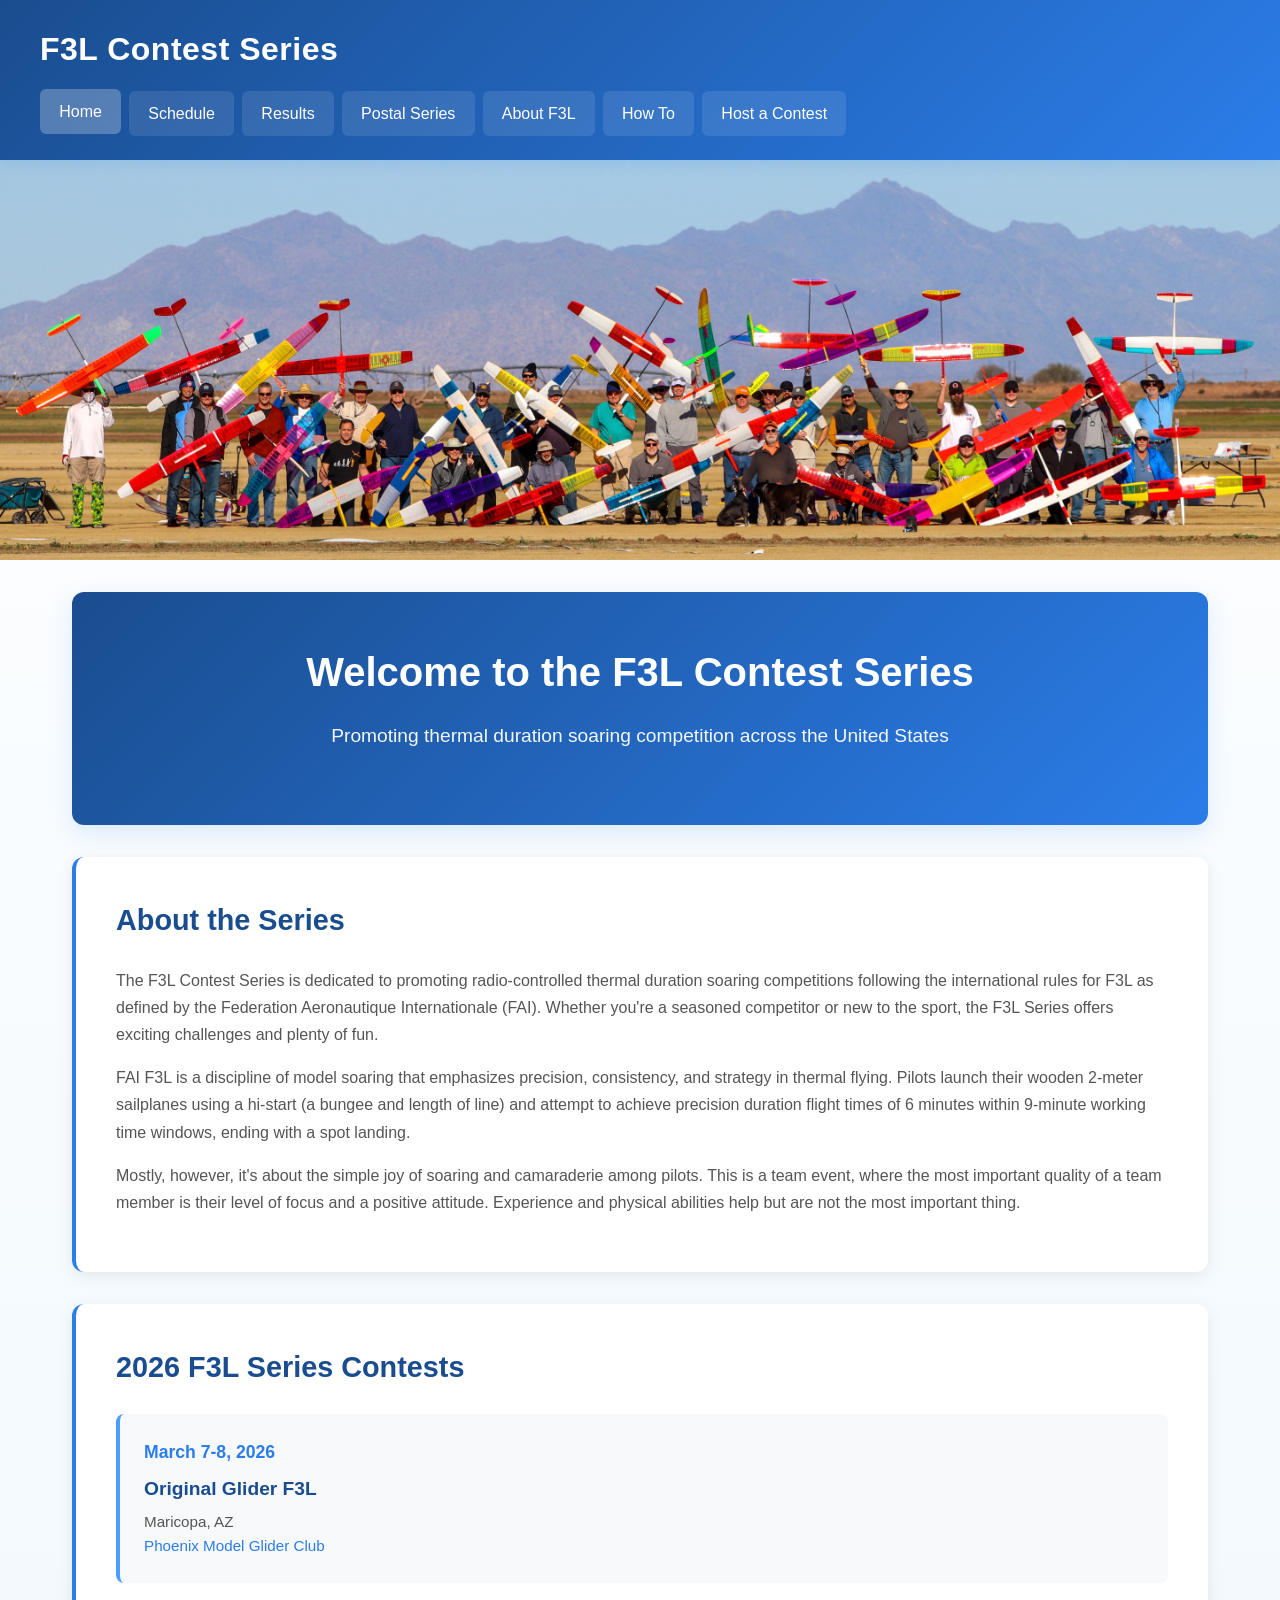
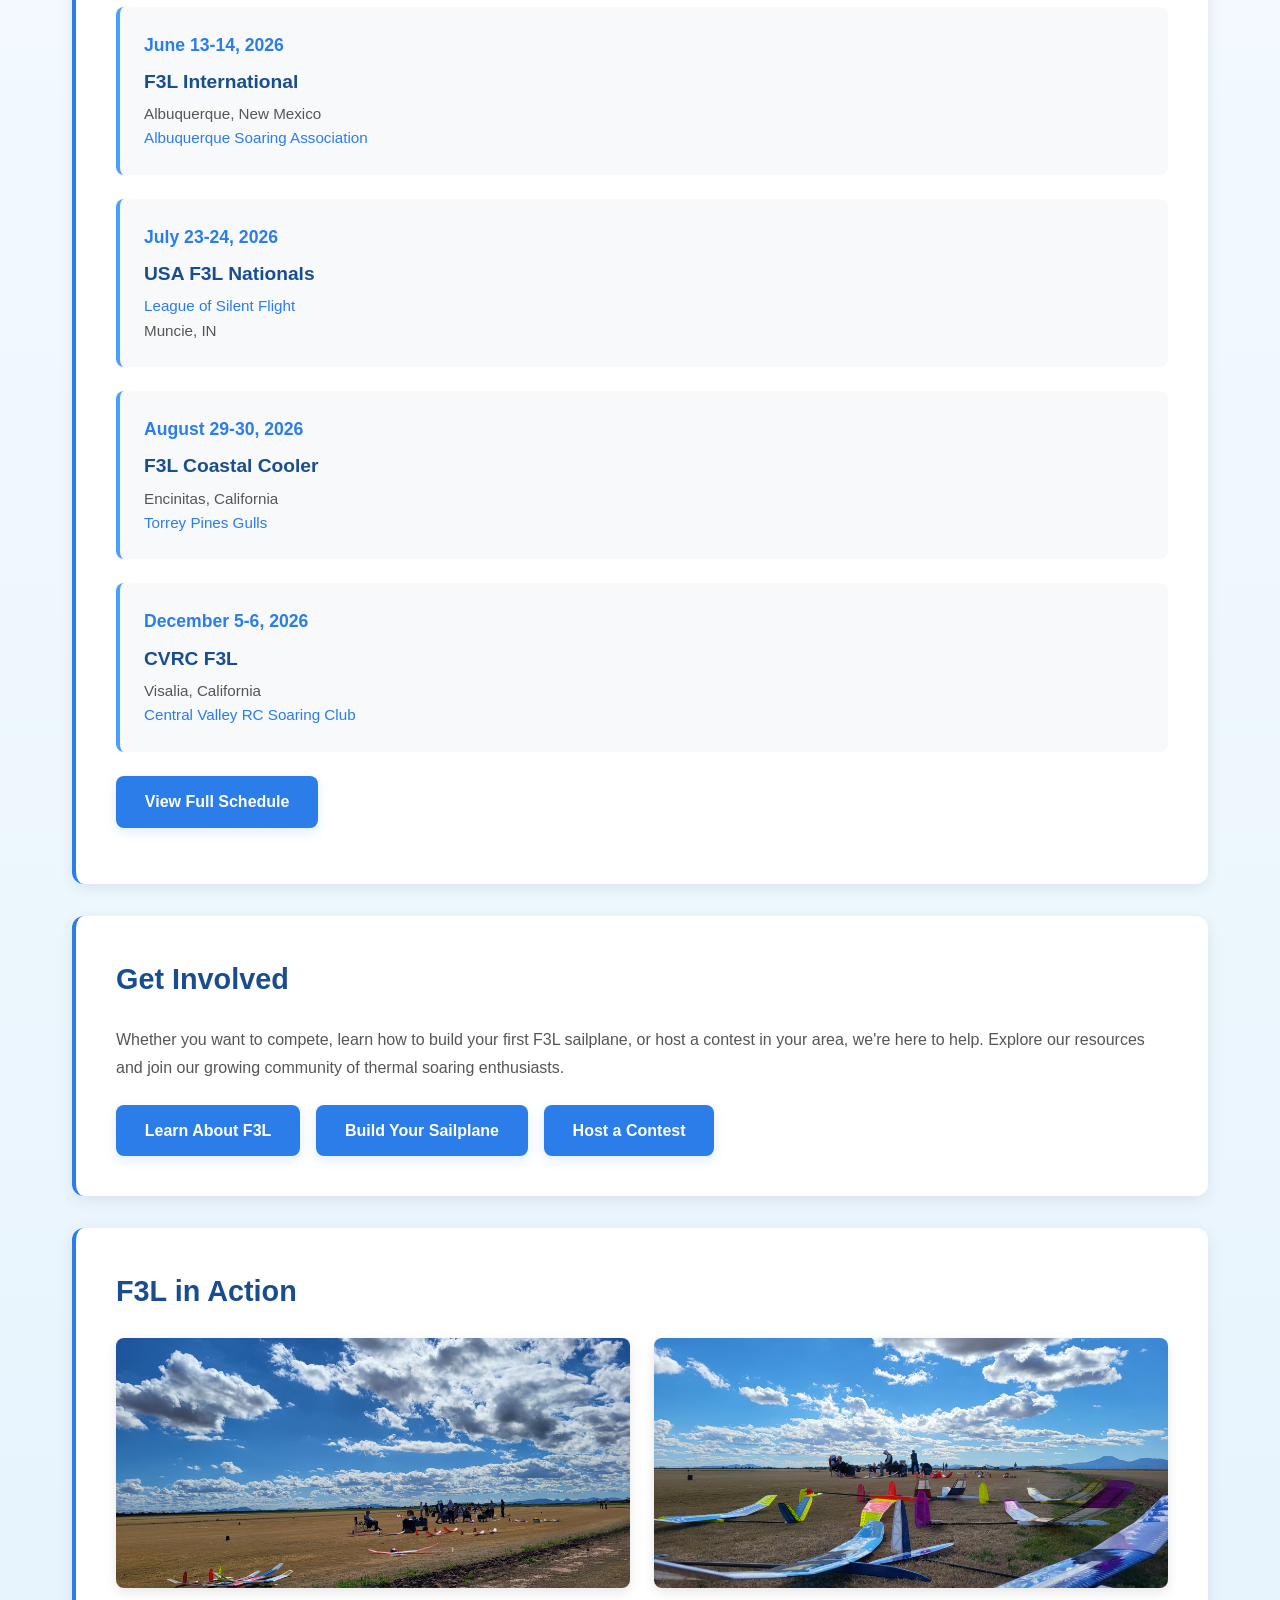
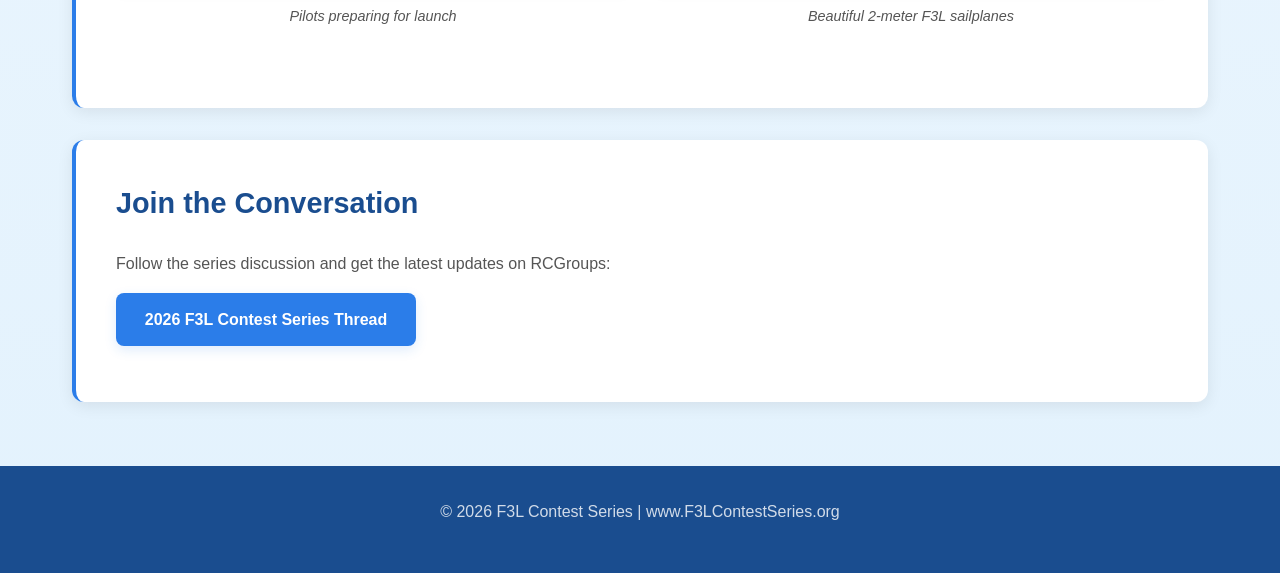
<file: index.html>
<!DOCTYPE html>
<html lang="en">
<head>
    <meta charset="UTF-8">
    <meta name="viewport" content="width=device-width, initial-scale=1.0">
    <title>F3L Contest Series - Home</title>
    <link rel="stylesheet" href="styles.css">
</head>
<body>
    <header>
        <div class="header-content">
            <h1>F3L Contest Series</h1>
            <nav>
                <ul>
                    <li><a href="index.html" class="active">Home</a></li>
                    <li><a href="schedule.html">Schedule</a></li>
                    <li><a href="results.html">Results</a></li>
                    <li><a href="postal.html">Postal Series</a></li>
                    <li><a href="about.html">About F3L</a></li>
                    <li><a href="howto.html">How To</a></li>
                    <li><a href="host.html">Host a Contest</a></li>
                </ul>
            </nav>
        </div>
    </header>

    <div class="banner-image">
        <img src="assets/PhxPilots.JPG" alt="F3L Pilots at Phoenix">
    </div>

    <main>
        <div class="hero">
            <h2>Welcome to the F3L Contest Series</h2>
            <p>Promoting thermal duration soaring competition across the United States</p>
        </div>

        <div class="content-card">
            <h2>About the Series</h2>
            <p>The F3L Contest Series is dedicated to promoting radio-controlled thermal duration soaring competitions following the international rules for F3L as defined by the Federation Aeronautique Internationale (FAI). Whether you're a seasoned competitor or new to the sport, the F3L Series offers exciting challenges and plenty of fun.</p>
            <p>FAI F3L is a discipline of model soaring that emphasizes precision, consistency, and strategy in thermal flying. Pilots launch their wooden 2-meter sailplanes using a hi-start (a bungee and length of line) and attempt to achieve precision duration flight times of 6 minutes within 9-minute working time windows, ending with a spot landing.</p>
            <p>Mostly, however, it's about the simple joy of soaring and camaraderie among pilots. This is a team event, where the most important quality of a team member is their level of focus and a positive attitude. Experience and physical abilities help but are not the most important thing.</p>
        </div>

        <div class="content-card">
            <h2>2026 F3L Series Contests</h2>
            
            <div class="event-card">
                <div class="event-date">March 7-8, 2026</div>
                <div class="event-title">Original Glider F3L</div>
                <div class="event-location">Maricopa, AZ</div>
                <div class="event-location"><a href="https://www.phoenixmodelgliderclub.net/" target="_blank" rel="noopener">Phoenix Model Glider Club</a></div>
            </div>

            <div class="event-card">
                <div class="event-date">June 13-14, 2026</div>
                <div class="event-title">F3L International</div>
                <div class="event-location">Albuquerque, New Mexico</div>
                <div class="event-location"><a href="http://www.soarabq.org/" target="_blank" rel="noopener">Albuquerque Soaring Association</a></div>
            </div>

            <div class="event-card">
                <div class="event-date">July 23-24, 2026</div>
                <div class="event-title">USA F3L Nationals</div>
                <div class="event-location"><a href="https://www.silentflight.org/" target="_blank" rel="noopener">League of Silent Flight</a></div>
                <div class="event-location">Muncie, IN</div>
            </div>

            <div class="event-card">
                <div class="event-date">August 29-30, 2026</div>
                <div class="event-title">F3L Coastal Cooler</div>
                <div class="event-location">Encinitas, California</div>
                <div class="event-location"><a href="https://www.torreypinesgulls.org/" target="_blank" rel="noopener">Torrey Pines Gulls</a></div>
            </div>

            <div class="event-card">
                <div class="event-date">December 5-6, 2026</div>
                <div class="event-title">CVRC F3L</div>
                <div class="event-location">Visalia, California</div>
                <div class="event-location"><a href="https://cvrcsoaring.wordpress.com/" target="_blank" rel="noopener">Central Valley RC Soaring Club</a></div>
            </div>

            <p style="margin-top: 1.5rem;">
                <a href="schedule.html" class="btn">View Full Schedule</a>
            </p>
        </div>

        <div class="content-card">
            <h2>Get Involved</h2>
            <p>Whether you want to compete, learn how to build your first F3L sailplane, or host a contest in your area, we're here to help. Explore our resources and join our growing community of thermal soaring enthusiasts.</p>
            <div style="margin-top: 1.5rem; display: flex; gap: 1rem; flex-wrap: wrap;">
                <a href="about.html" class="btn">Learn About F3L</a>
                <a href="howto.html" class="btn-secondary">Build Your Sailplane</a>
                <a href="host.html" class="btn-secondary">Host a Contest</a>
            </div>
        </div>

        <div class="content-card">
            <h2>F3L in Action</h2>
            <div class="image-grid">
                <div>
                    <img src="assets/flight_line.jpg" alt="F3L pilots at the flight line">
                    <p class="image-caption">Pilots preparing for launch</p>
                </div>
                <div>
                    <img src="assets/planes_1.jpg" alt="F3L sailplanes">
                    <p class="image-caption">Beautiful 2-meter F3L sailplanes</p>
                </div>
            </div>
        </div>

        <div class="content-card">
            <h2>Join the Conversation</h2>
            <p>Follow the series discussion and get the latest updates on RCGroups:</p>
            <p style="margin-top: 1rem;">
                <a href="https://www.rcgroups.com/forums/showthread.php?4846469-2026-F3L-Contest-Series&perpage=50#post54529531" class="btn" target="_blank" rel="noopener">2026 F3L Contest Series Thread</a>
            </p>
        </div>
    </main>

    <footer>
        <p>&copy; 2026 F3L Contest Series | <a href="https://www.f3lcontestseries.org" style="color: rgba(255,255,255,0.8);">www.F3LContestSeries.org</a></p>
    </footer>
</body>
</html>
</file>
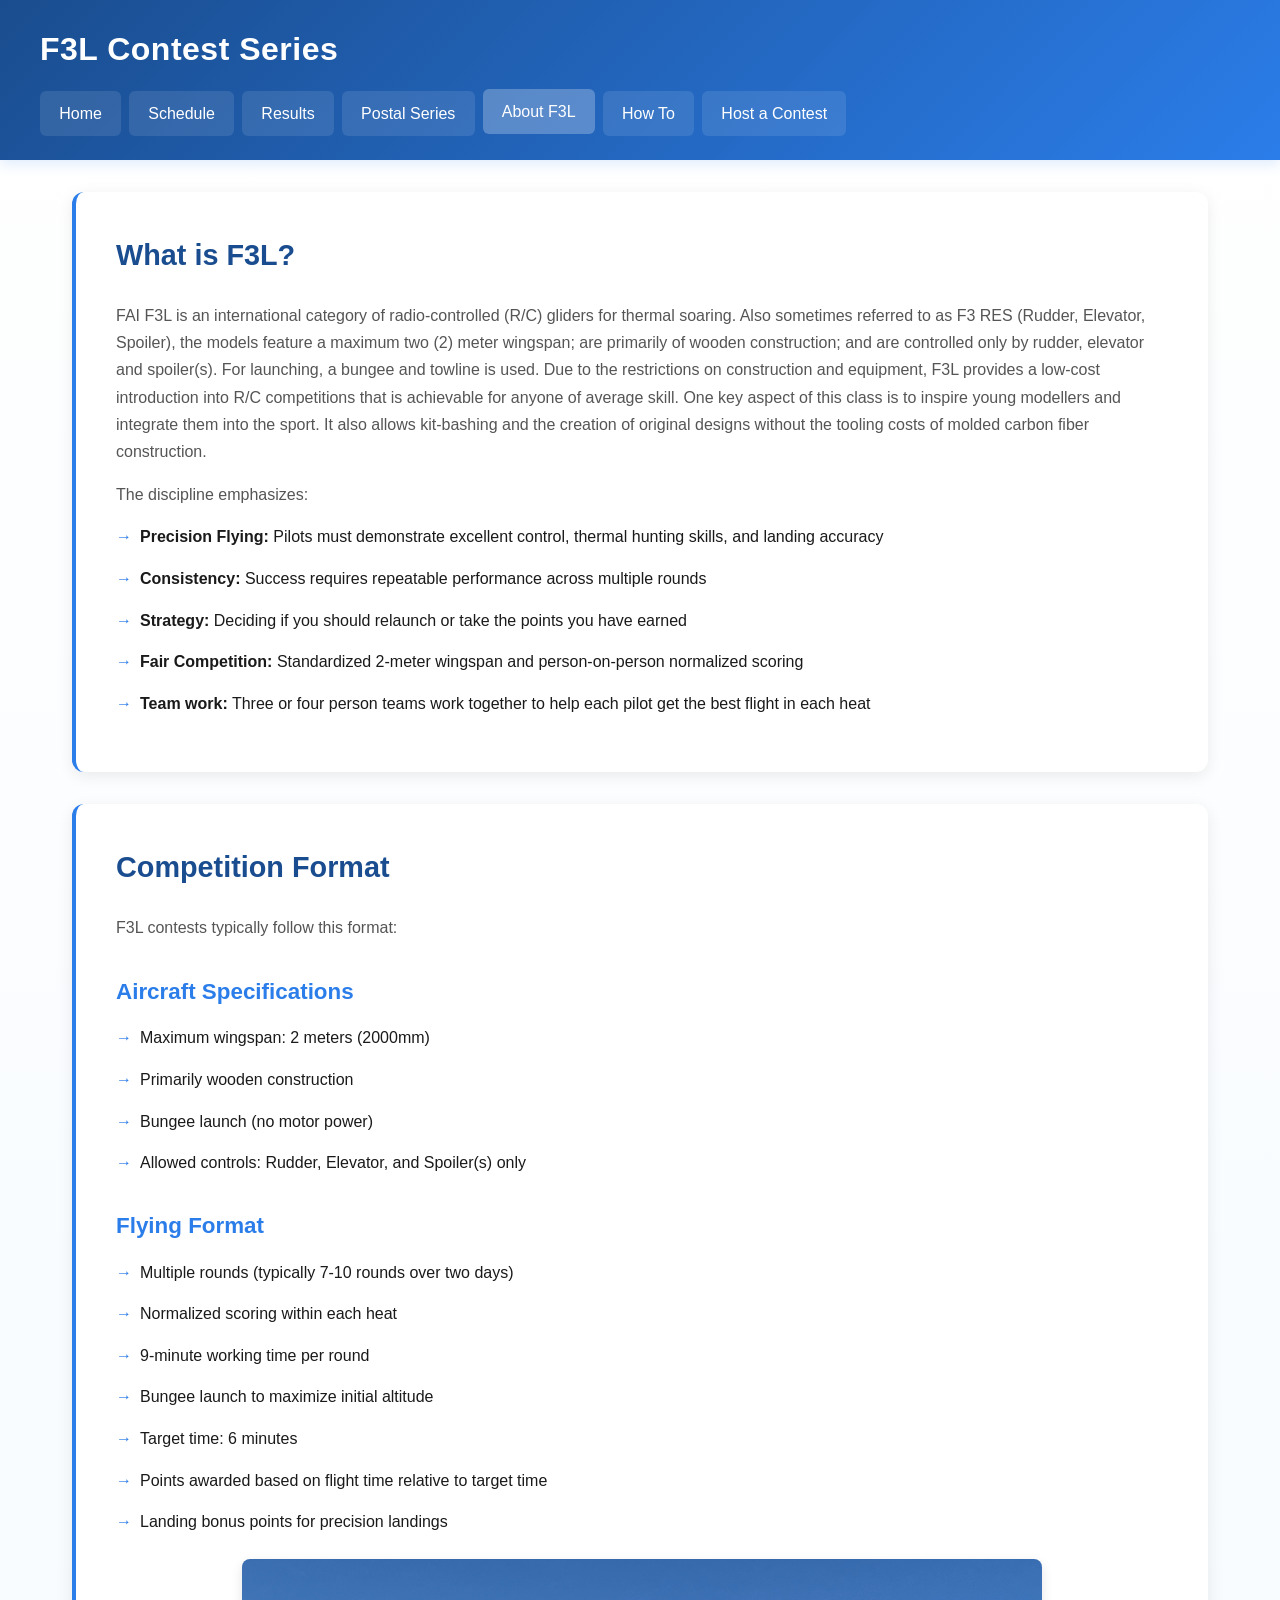
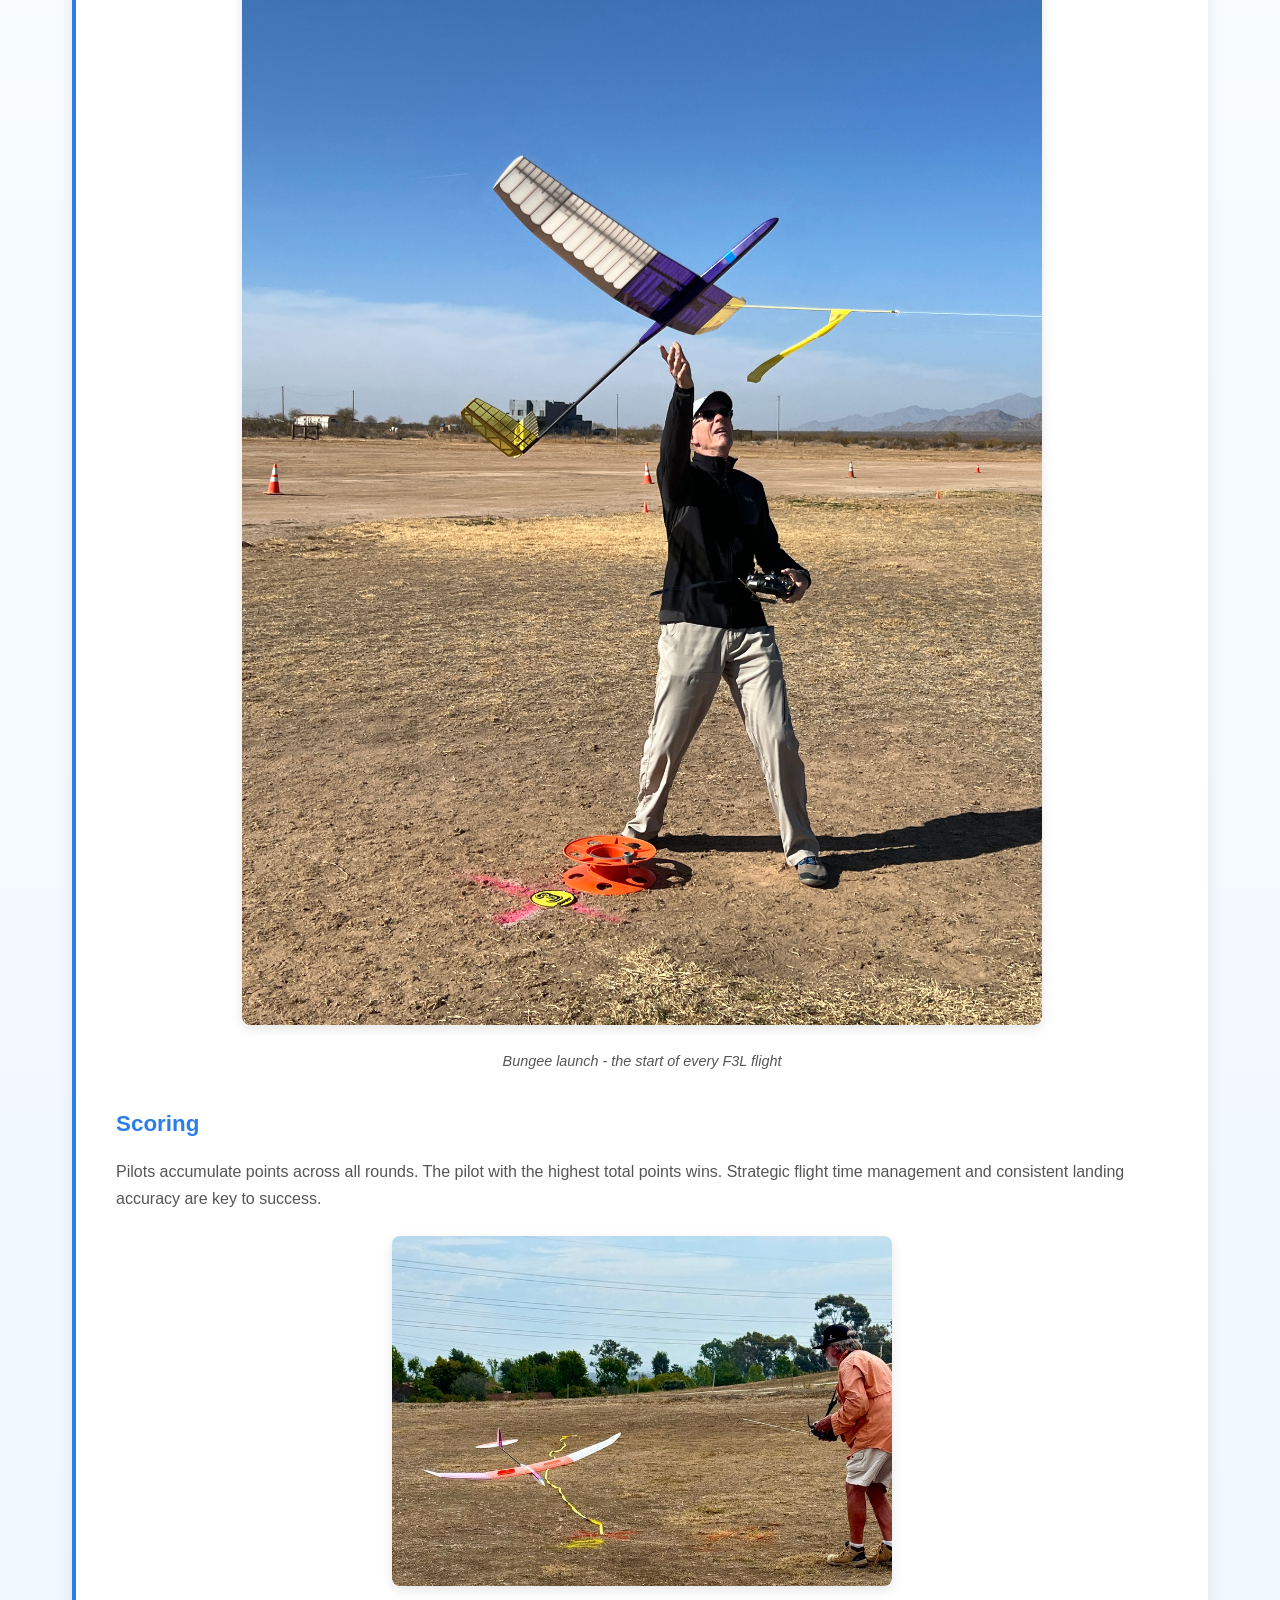
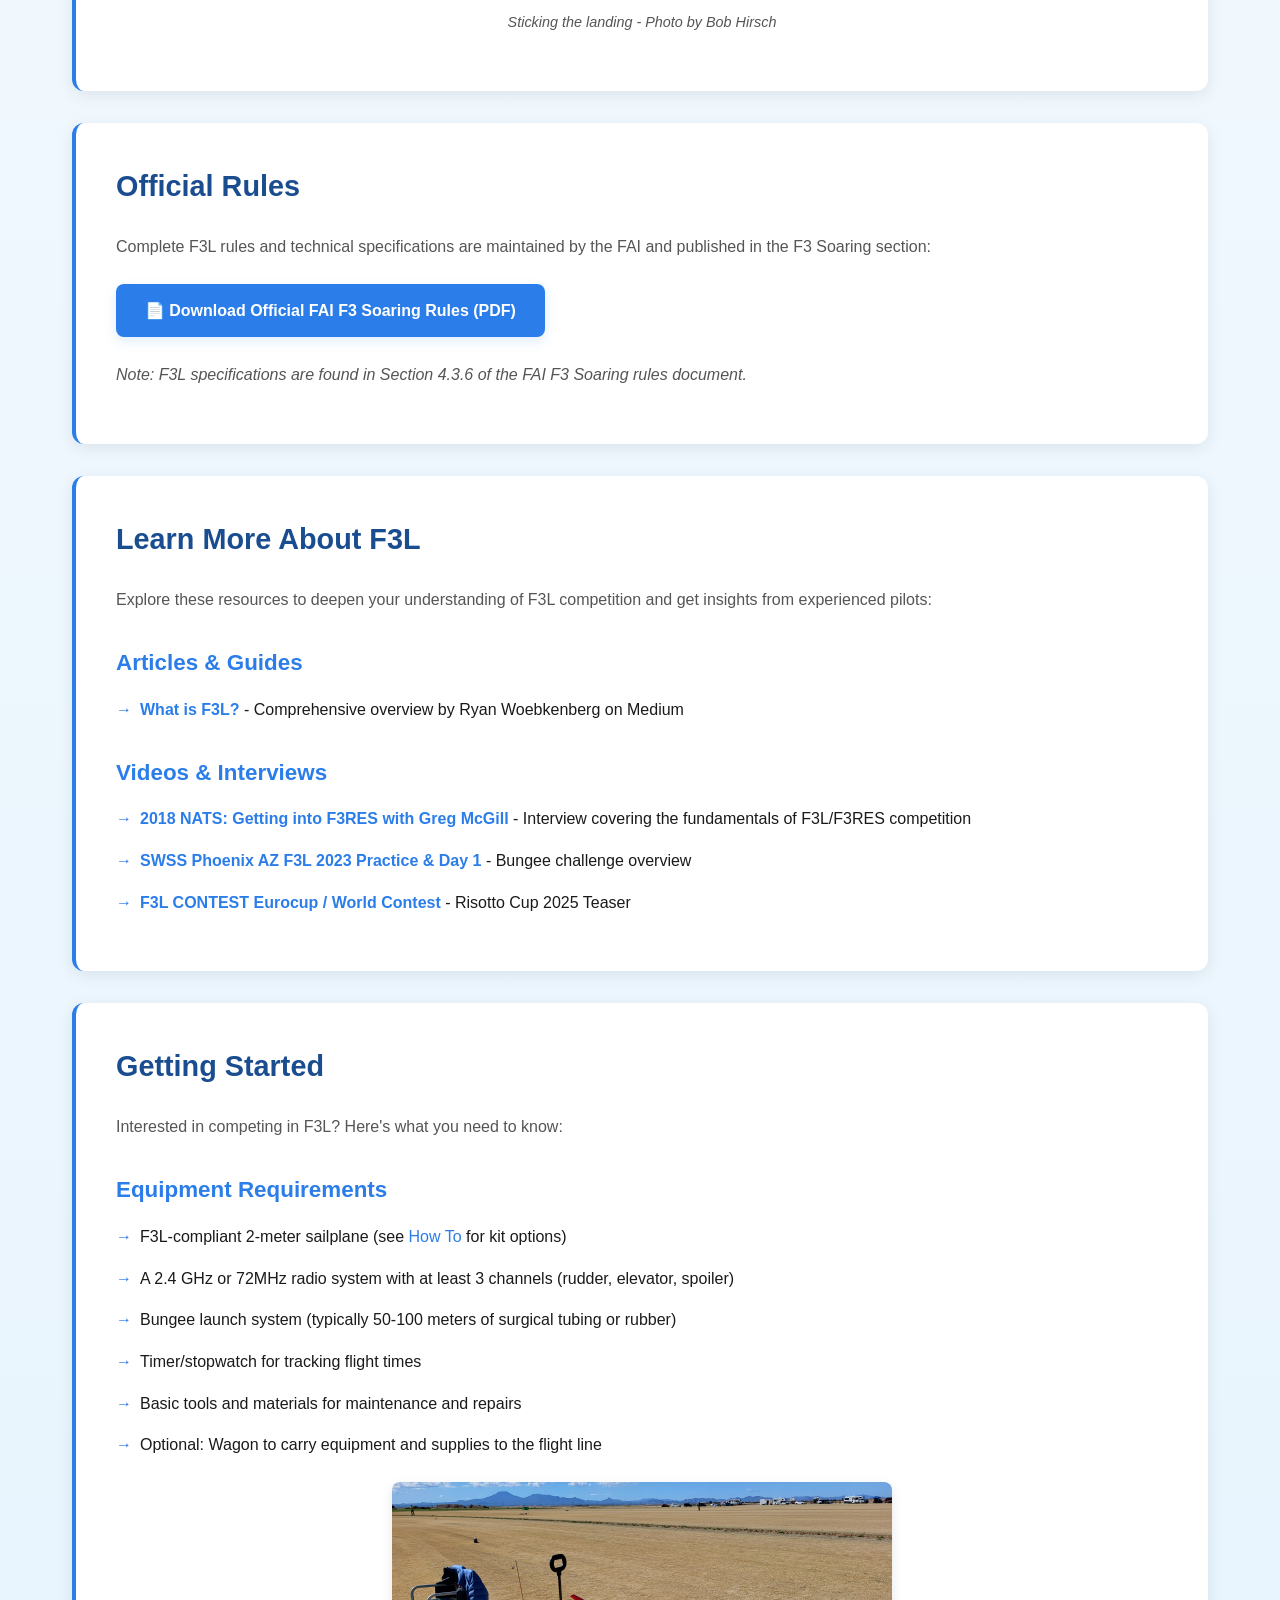
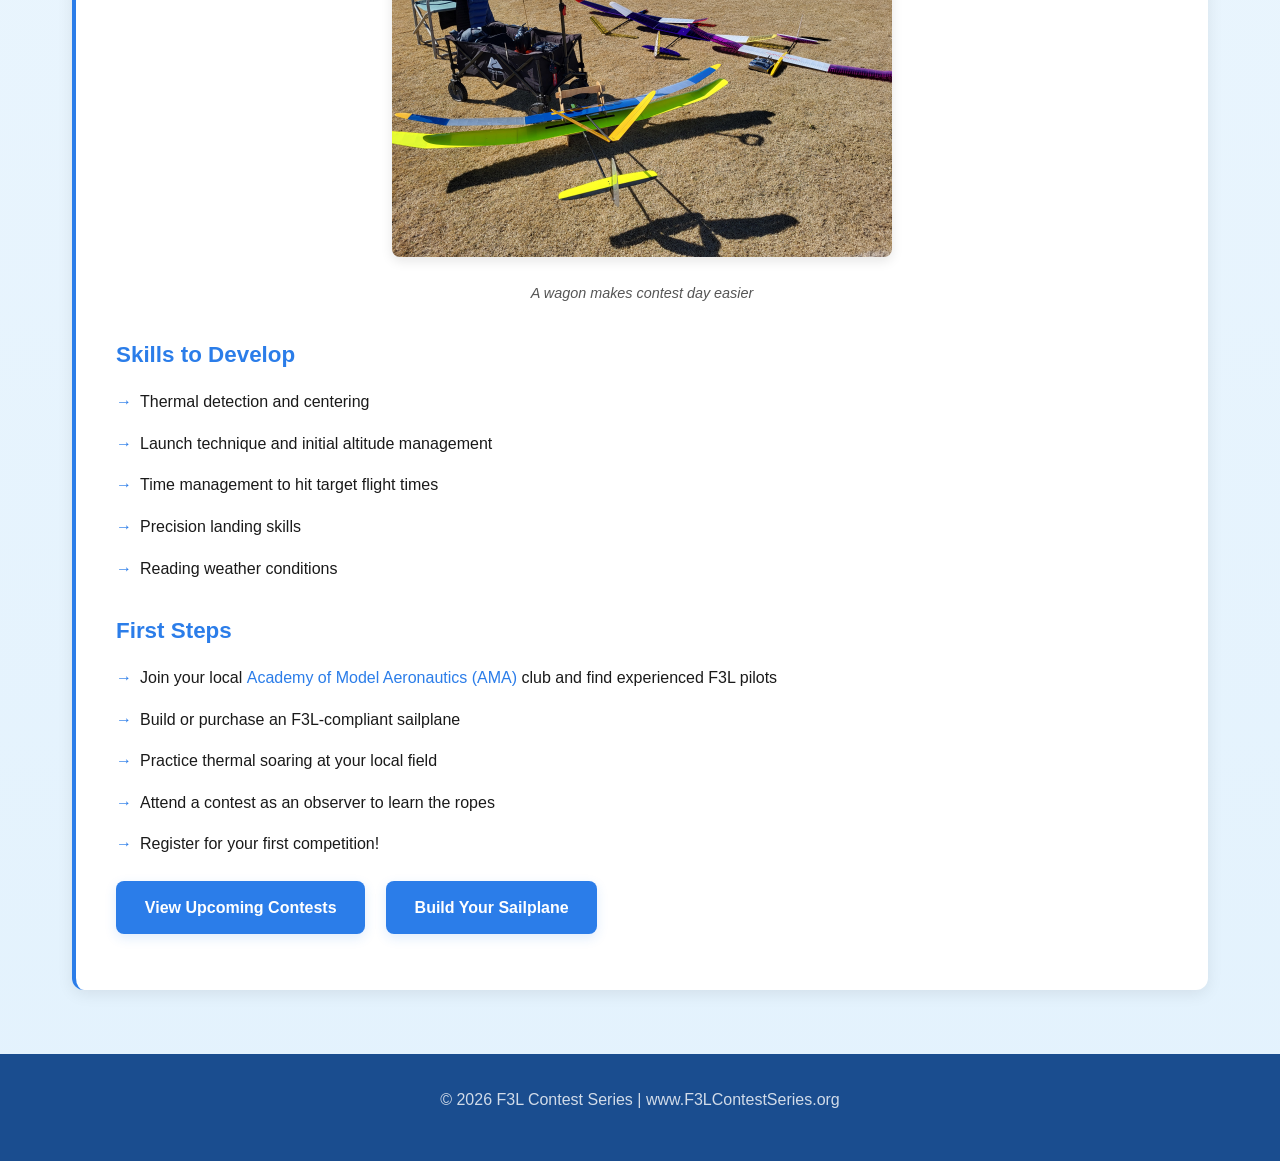
<file: about.html>
<!DOCTYPE html>
<html lang="en">
<head>
    <meta charset="UTF-8">
    <meta name="viewport" content="width=device-width, initial-scale=1.0">
    <title>About F3L - F3L Contest Series</title>
    <link rel="stylesheet" href="styles.css">
</head>
<body>
    <header>
        <div class="header-content">
            <h1>F3L Contest Series</h1>
            <nav>
                <ul>
                    <li><a href="index.html">Home</a></li>
                    <li><a href="schedule.html">Schedule</a></li>
                    <li><a href="results.html">Results</a></li>
                    <li><a href="postal.html">Postal Series</a></li>
                    <li><a href="about.html" class="active">About F3L</a></li>
                    <li><a href="howto.html">How To</a></li>
                    <li><a href="host.html">Host a Contest</a></li>
                </ul>
            </nav>
        </div>
    </header>

    <main>
        <div class="content-card">
            <h2>What is F3L?</h2>
            <p>FAI F3L is an international category of radio-controlled (R/C) gliders for thermal soaring. Also sometimes referred to as F3 RES (Rudder, Elevator, Spoiler), the models feature a maximum two (2) meter wingspan; are primarily of wooden construction; and are controlled only by rudder, elevator and spoiler(s). For launching, a bungee and towline is used. Due to the restrictions on construction and equipment, F3L provides a low-cost introduction into R/C competitions that is achievable for anyone of average skill. One key aspect of this class is to inspire young modellers and integrate them into the sport. It also allows kit-bashing and the creation of original designs without the tooling costs of molded carbon fiber construction.</p>
            
            <p>The discipline emphasizes:</p>
            <ul class="resource-list">
                <li><strong>Precision Flying:</strong> Pilots must demonstrate excellent control, thermal hunting skills, and landing accuracy</li>
                <li><strong>Consistency:</strong> Success requires repeatable performance across multiple rounds</li>
                <li><strong>Strategy:</strong> Deciding if you should relaunch or take the points you have earned</li>
                <li><strong>Fair Competition:</strong> Standardized 2-meter wingspan and person-on-person normalized scoring</li>
                <li><strong>Team work:</strong> Three or four person teams work together to help each pilot get the best flight in each heat</li>
            </ul>
        </div>

        <div class="content-card">
            <h2>Competition Format</h2>
            <p>F3L contests typically follow this format:</p>
            
            <h3>Aircraft Specifications</h3>
            <ul class="resource-list">
                <li>Maximum wingspan: 2 meters (2000mm)</li>
                <li>Primarily wooden construction</li>
                <li>Bungee launch (no motor power)</li>
                <li>Allowed controls: Rudder, Elevator, and Spoiler(s) only</li>
            </ul>

            <h3>Flying Format</h3>
            <ul class="resource-list">
                <li>Multiple rounds (typically 7-10 rounds over two days)</li>
                <li>Normalized scoring within each heat</li>
                <li>9-minute working time per round</li>
                <li>Bungee launch to maximize initial altitude</li>
                <li>Target time: 6 minutes</li>
                <li>Points awarded based on flight time relative to target time</li>
                <li>Landing bonus points for precision landings</li>
            </ul>

            <img src="assets/launch_1.jpeg" alt="F3L bungee launch" class="content-image">
            <p class="image-caption">Bungee launch - the start of every F3L flight</p>

            <h3>Scoring</h3>
            <p>Pilots accumulate points across all rounds. The pilot with the highest total points wins. Strategic flight time management and consistent landing accuracy are key to success.</p>

            <img src="assets/Sticking the landing (Bob Hirsch).jpg" alt="Precision landing in F3L" class="content-image-small">
            <p class="image-caption">Sticking the landing - Photo by Bob Hirsch</p>
        </div>

        <div class="content-card">
            <h2>Official Rules</h2>
            <p>Complete F3L rules and technical specifications are maintained by the FAI and published in the F3 Soaring section:</p>
            
            <p style="margin-top: 1.5rem;">
                <a href="https://www.fai.org/sites/default/files/ciam_f3_soaring_2025v2_final.pdf" class="btn" target="_blank" rel="noopener">
                    📄 Download Official FAI F3 Soaring Rules (PDF)
                </a>
            </p>
            
            <p style="margin-top: 1.5rem; color: #555;">
                <em>Note: F3L specifications are found in Section 4.3.6 of the FAI F3 Soaring rules document.</em>
            </p>
        </div>

        <div class="content-card">
            <h2>Learn More About F3L</h2>
            <p>Explore these resources to deepen your understanding of F3L competition and get insights from experienced pilots:</p>
            
            <h3>Articles & Guides</h3>
            <ul class="resource-list">
                <li>
                    <a href="https://medium.com/rc-soaring-digest/what-is-f3l-905ea23badf6" target="_blank" rel="noopener">
                        <strong>What is F3L?</strong>
                    </a> - Comprehensive overview by Ryan Woebkenberg on Medium
                </li>
            </ul>

            <h3>Videos & Interviews</h3>
            <ul class="resource-list">
                <li>
                    <a href="https://www.youtube.com/watch?v=TtjdcjQbdcg" target="_blank" rel="noopener">
                        <strong>2018 NATS: Getting into F3RES with Greg McGill</strong>
                    </a> - Interview covering the fundamentals of F3L/F3RES competition
                </li>
                <li>
                    <a href="https://youtu.be/L4b3yAemqc8" target="_blank" rel="noopener">
                        <strong>SWSS Phoenix AZ F3L 2023 Practice & Day 1</strong>
                    </a> - Bungee challenge overview
                </li>
                <li>
                    <a href="https://www.youtube.com/watch?v=L7qpcus9K_A&t=1s" target="_blank" rel="noopener">
                        <strong>F3L CONTEST Eurocup / World Contest</strong>
                    </a> - Risotto Cup 2025 Teaser
                </li>
            </ul>
            
        </div>

        <div class="content-card">
            <h2>Getting Started</h2>
            <p>Interested in competing in F3L? Here's what you need to know:</p>
            
            <h3>Equipment Requirements</h3>
            <ul class="resource-list">
                <li>F3L-compliant 2-meter sailplane (see <a href="howto.html">How To</a> for kit options)</li>
                <li>A 2.4 GHz or 72MHz radio system with at least 3 channels (rudder, elevator, spoiler)</li>
                <li>Bungee launch system (typically 50-100 meters of surgical tubing or rubber)</li>
                <li>Timer/stopwatch for tracking flight times</li>
                <li>Basic tools and materials for maintenance and repairs</li>
                <li>Optional: Wagon to carry equipment and supplies to the flight line</li>
            </ul>

            <img src="assets/wagon.jpg" alt="Wagon with F3L equipment" class="content-image-small">
            <p class="image-caption">A wagon makes contest day easier</p>

            <h3>Skills to Develop</h3>
            <ul class="resource-list">
                <li>Thermal detection and centering</li>
                <li>Launch technique and initial altitude management</li>
                <li>Time management to hit target flight times</li>
                <li>Precision landing skills</li>
                <li>Reading weather conditions</li>
            </ul>

            <h3>First Steps</h3>
            <ul class="resource-list">
                <li>Join your local <a href="https://www.modelaircraft.org/" target="_blank" rel="noopener">Academy of Model Aeronautics (AMA)</a> club and find experienced F3L pilots</li>
                <li>Build or purchase an F3L-compliant sailplane</li>
                <li>Practice thermal soaring at your local field</li>
                <li>Attend a contest as an observer to learn the ropes</li>
                <li>Register for your first competition!</li>
            </ul>

            <p style="margin-top: 1.5rem;">
                <a href="schedule.html" class="btn">View Upcoming Contests</a>
                <a href="howto.html" class="btn-secondary" style="margin-left: 1rem;">Build Your Sailplane</a>
            </p>
        </div>
    </main>

    <footer>
        <p>&copy; 2026 F3L Contest Series | <a href="https://www.f3lcontestseries.org" style="color: rgba(255,255,255,0.8);">www.F3LContestSeries.org</a></p>
    </footer>
</body>
</html>
</file>
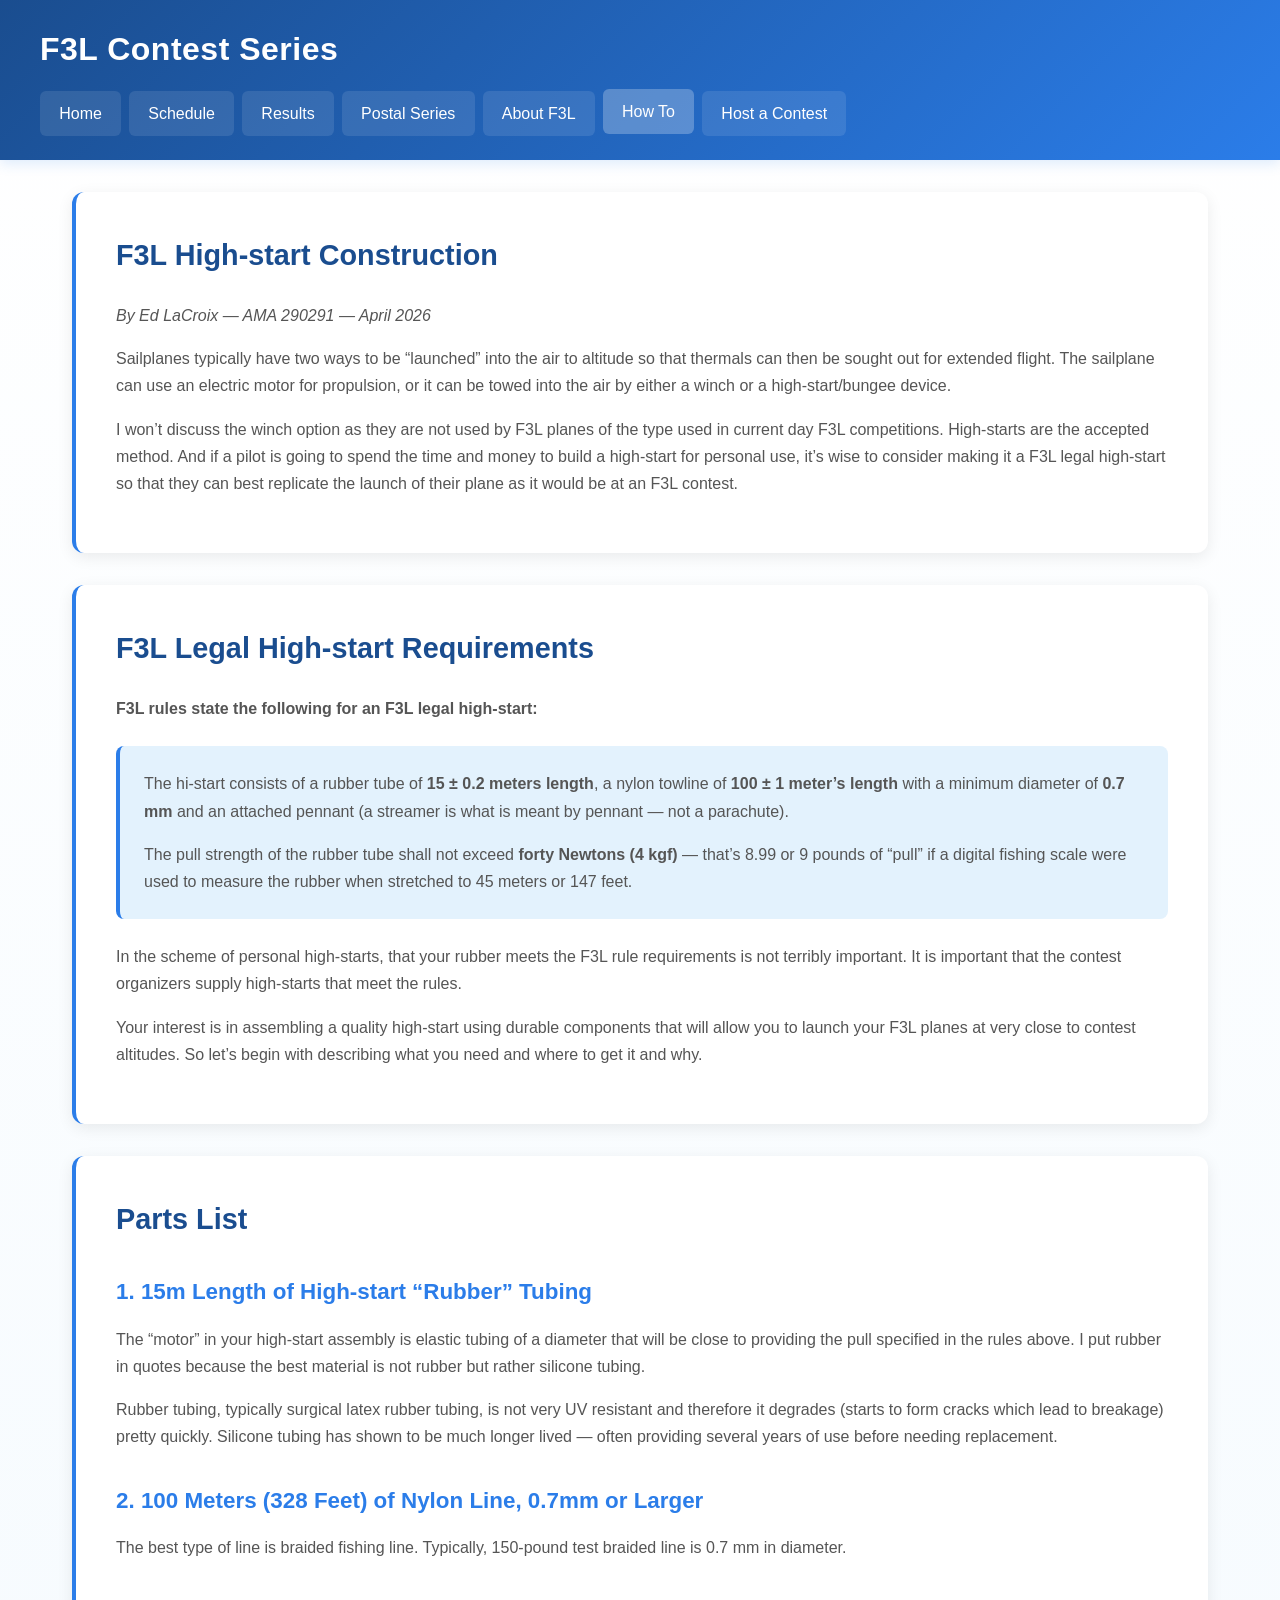
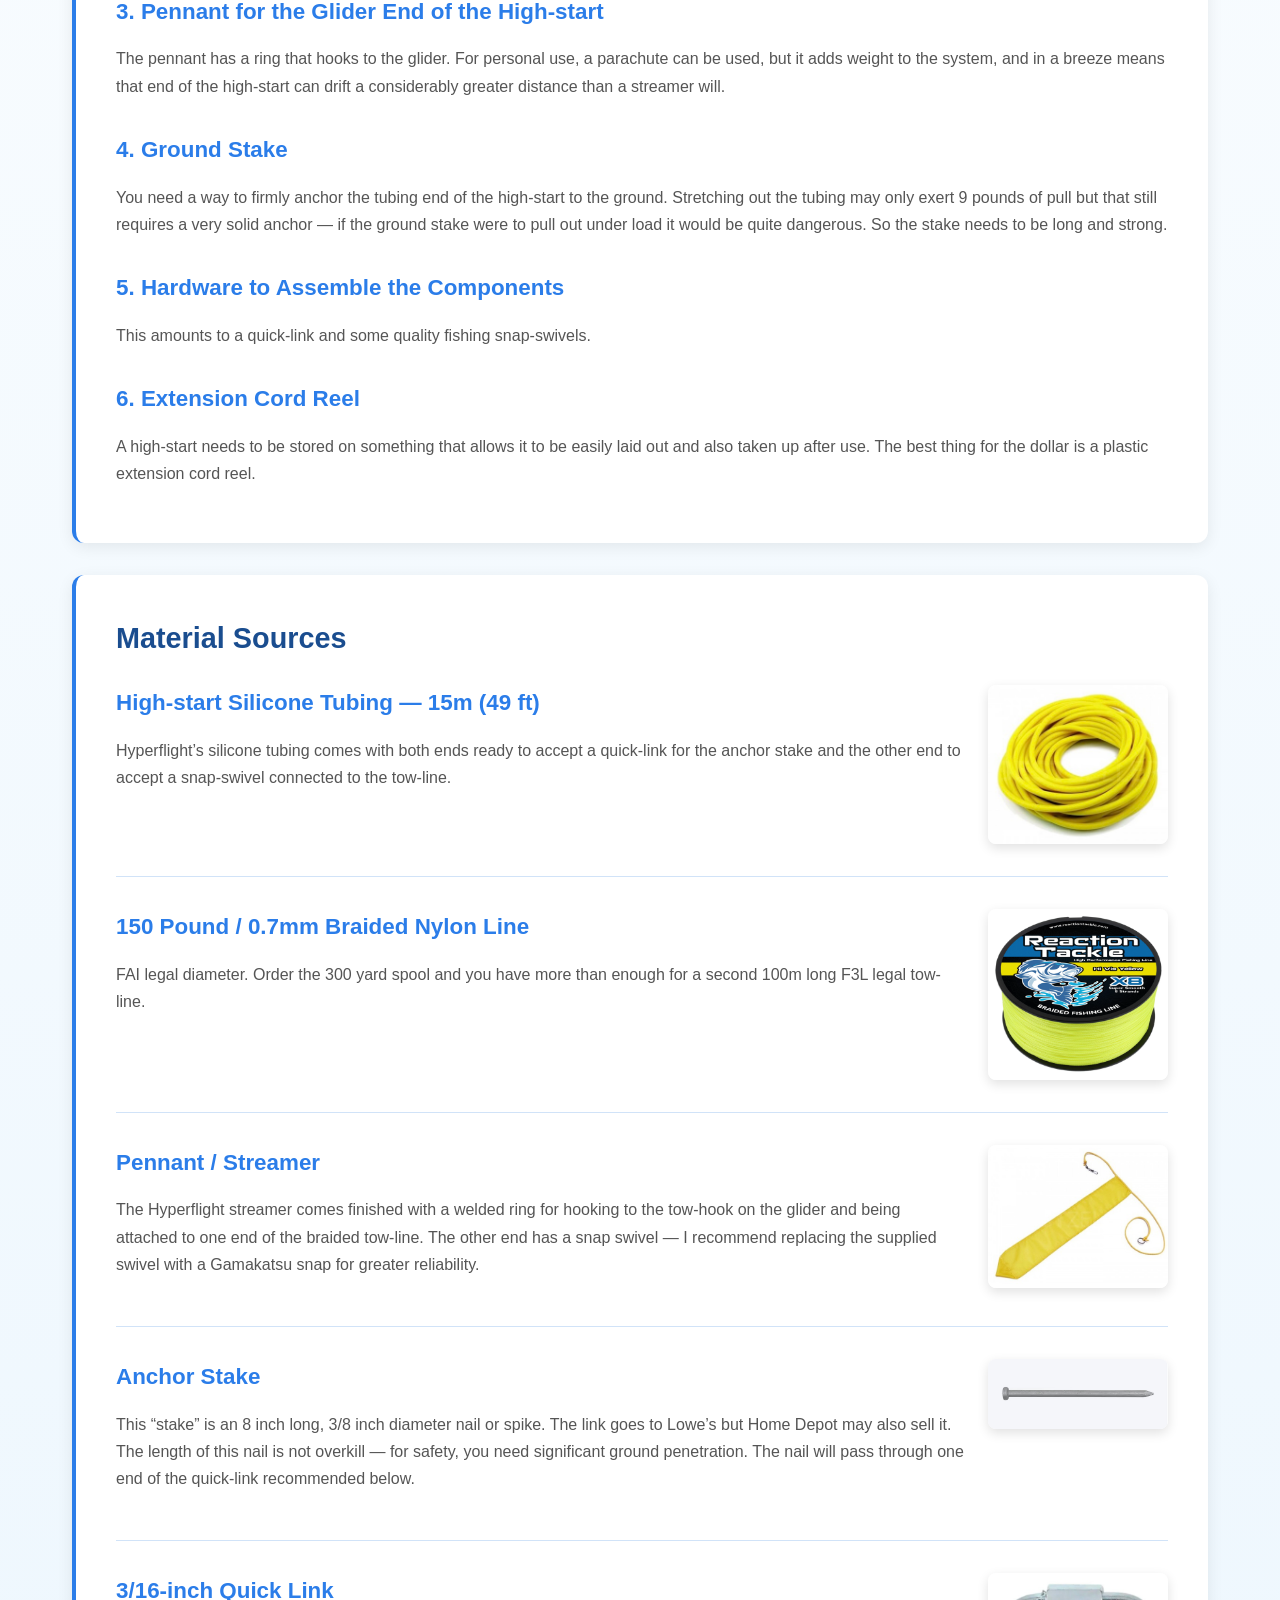
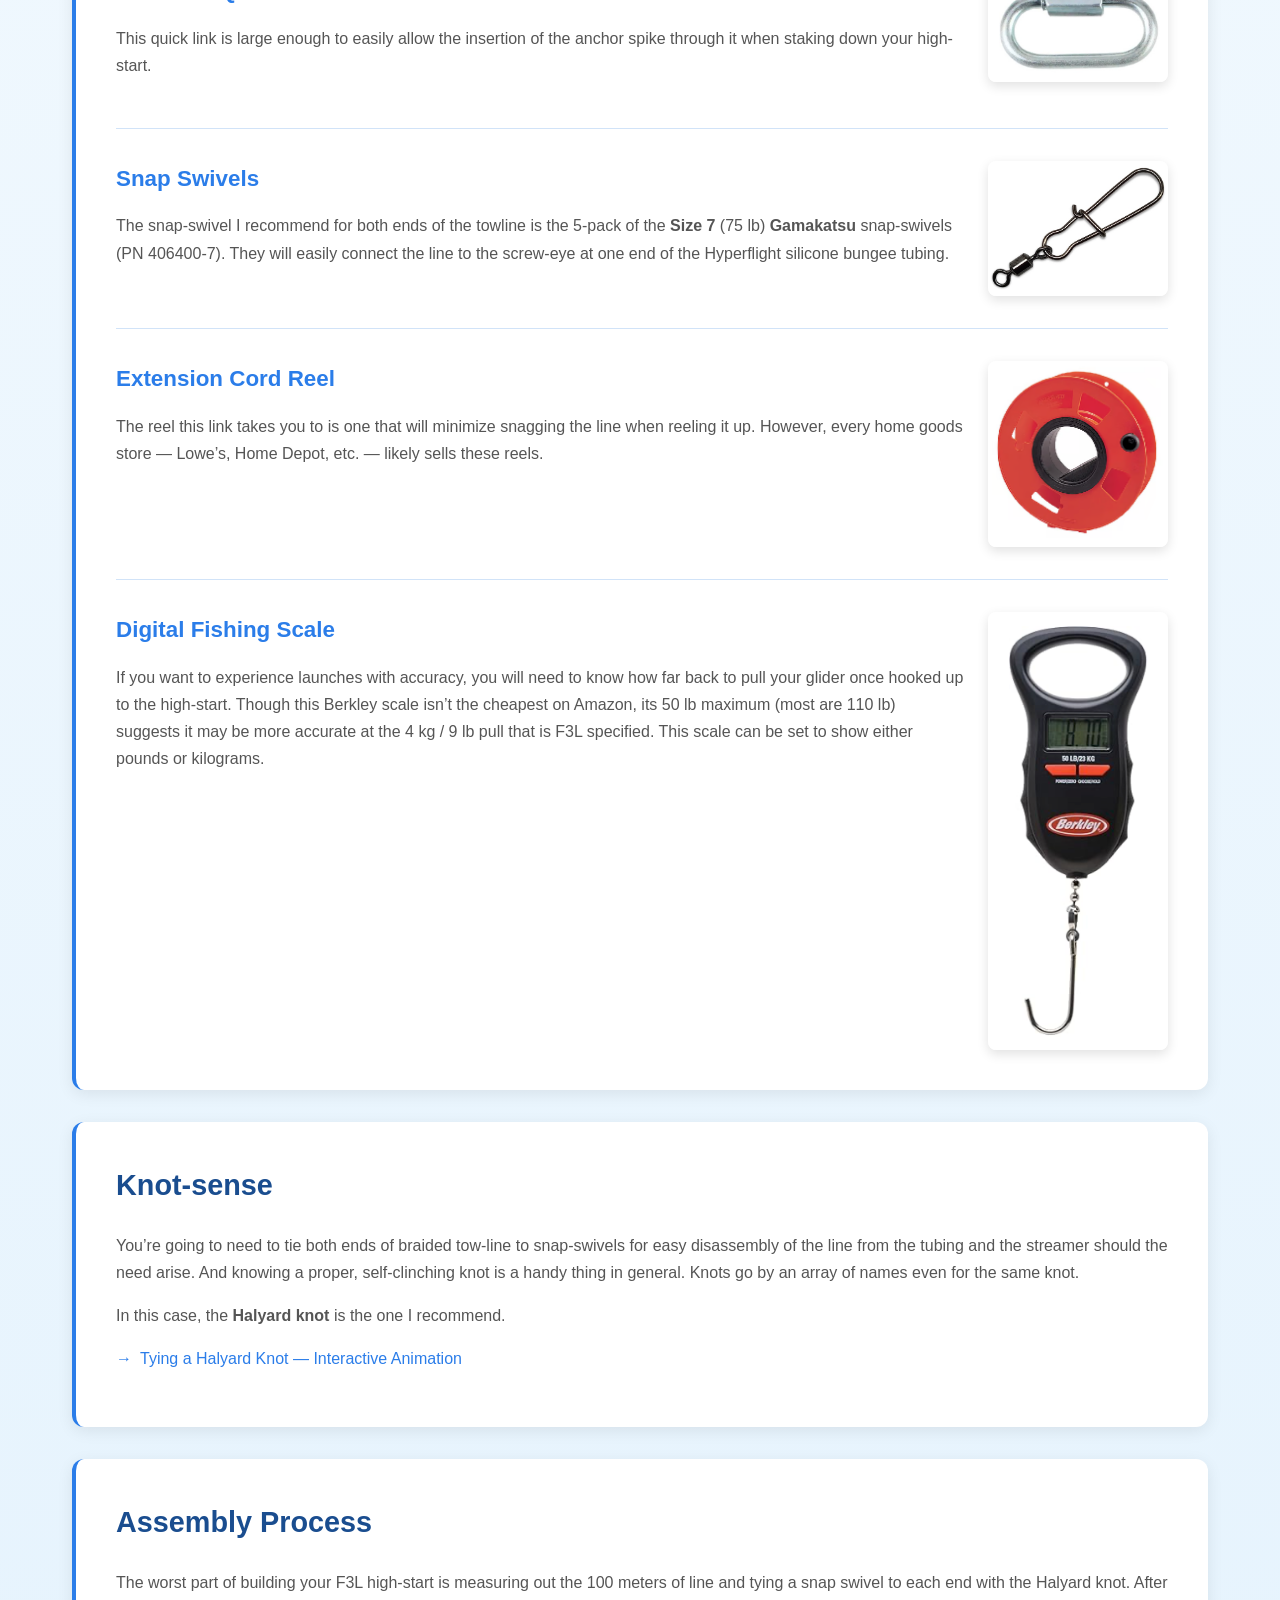
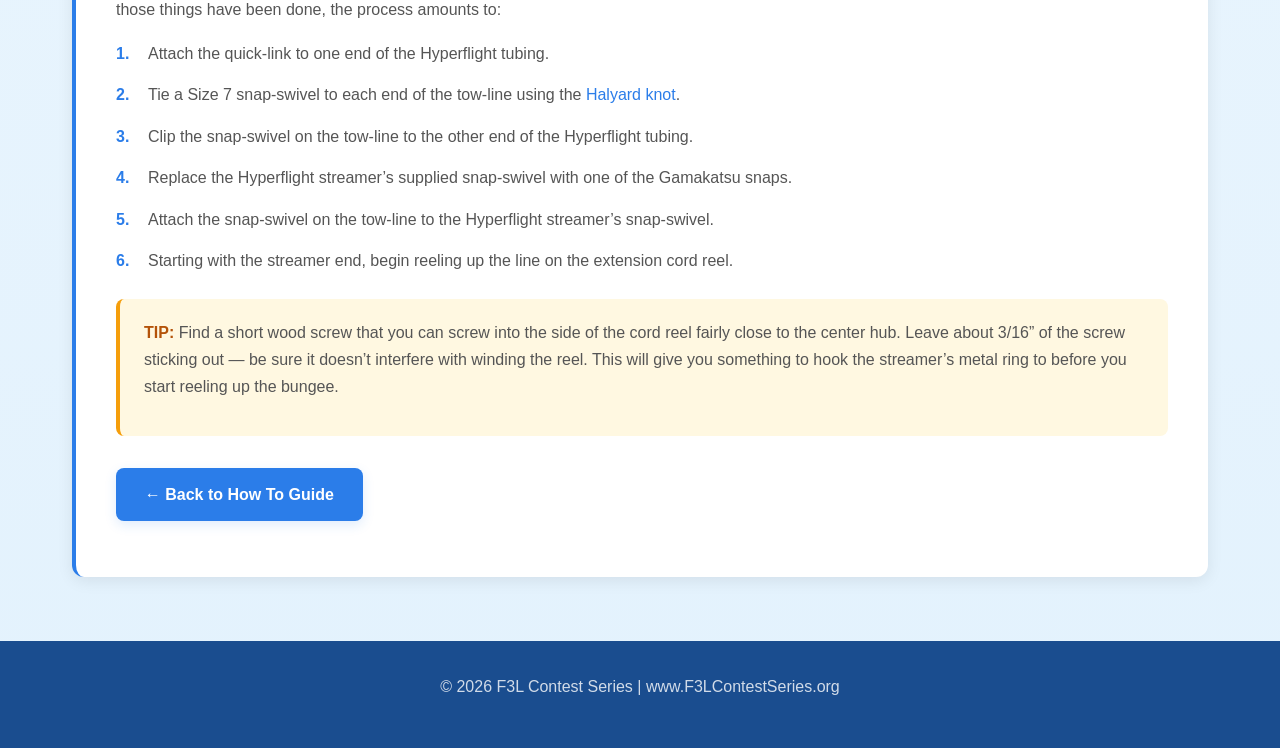
<file: highstart.html>
<!DOCTYPE html>
<html lang="en">
<head>
    <meta charset="UTF-8">
    <meta name="viewport" content="width=device-width, initial-scale=1.0">
    <title>F3L High-start Construction - F3L Contest Series</title>
    <link rel="stylesheet" href="styles.css">
    <style>
        .spec-box {
            background: var(--light-blue);
            border-left: 4px solid var(--sky-blue);
            border-radius: 8px;
            padding: 1.5rem 1.5rem 0.5rem;
            margin: 1.5rem 0;
        }

        
        .tip-box {
            background: #fff8e1;
            border-left: 4px solid #f59e0b;
            border-radius: 8px;
            padding: 1.25rem 1.5rem;
            margin: 1.5rem 0;
        }

        .tip-box strong {
            color: #b45309;
        }

        .product-item {
            display: flex;
            gap: 1.5rem;
            align-items: flex-start;
            margin-bottom: 2rem;
            padding-bottom: 2rem;
            border-bottom: 1px solid var(--border-color);
        }

        .product-item:last-child {
            border-bottom: none;
            margin-bottom: 0;
            padding-bottom: 0;
        }

        .product-item-text {
            flex: 1;
        }

        .product-item-text h3 {
            margin-top: 0;
        }

        .product-item img {
            width: 180px;
            height: auto;
            border-radius: 8px;
            box-shadow: 0 4px 12px rgba(0, 0, 0, 0.12);
            flex-shrink: 0;
            object-fit: contain;
        }

        .numbered-list {
            list-style: none;
            margin: 1rem 0;
            counter-reset: step-counter;
        }

        .numbered-list li {
            margin-bottom: 0.9rem;
            padding-left: 2rem;
            position: relative;
            color: var(--text-gray);
            line-height: 1.7;
        }

        .numbered-list li::before {
            content: counter(step-counter) ".";
            counter-increment: step-counter;
            position: absolute;
            left: 0;
            color: var(--sky-blue);
            font-weight: 700;
            width: 1.5rem;
        }

        @media (max-width: 600px) {
            .product-item {
                flex-direction: column;
            }

            .product-item img {
                width: 100%;
                max-width: 280px;
                margin: 0 auto;
                display: block;
            }
        }
    </style>
</head>
<body>
    <header>
        <div class="header-content">
            <h1>F3L Contest Series</h1>
            <nav>
                <ul>
                    <li><a href="index.html">Home</a></li>
                    <li><a href="schedule.html">Schedule</a></li>
                    <li><a href="results.html">Results</a></li>
                    <li><a href="postal.html">Postal Series</a></li>
                    <li><a href="about.html">About F3L</a></li>
                    <li><a href="howto.html" class="active">How To</a></li>
                    <li><a href="host.html">Host a Contest</a></li>
                </ul>
            </nav>
        </div>
    </header>

    <main>
        <div class="content-card">
            <h2>F3L High-start Construction</h2>
            <p><em>By Ed LaCroix &mdash; AMA 290291 &mdash; April 2026</em></p>

            <p>Sailplanes typically have two ways to be &ldquo;launched&rdquo; into the air to altitude so that thermals can then be sought out for extended flight. The sailplane can use an electric motor for propulsion, or it can be towed into the air by either a winch or a high-start/bungee device.</p>

            <p>I won&rsquo;t discuss the winch option as they are not used by F3L planes of the type used in current day F3L competitions. High-starts are the accepted method. And if a pilot is going to spend the time and money to build a high-start for personal use, it&rsquo;s wise to consider making it a F3L legal high-start so that they can best replicate the launch of their plane as it would be at an F3L contest.</p>
        </div>

        <div class="content-card">
            <h2>F3L Legal High-start Requirements</h2>
            <p><strong>F3L rules state the following for an F3L legal high-start:</strong></p>

            <div class="spec-box">
                <p>The hi-start consists of a rubber tube of <strong>15 &plusmn; 0.2 meters length</strong>, a nylon towline of <strong>100 &plusmn; 1 meter&rsquo;s length</strong> with a minimum diameter of <strong>0.7 mm</strong> and an attached pennant (a streamer is what is meant by pennant &mdash; not a parachute).</p>
                <p>The pull strength of the rubber tube shall not exceed <strong>forty Newtons (4 kgf)</strong> &mdash; that&rsquo;s 8.99 or 9 pounds of &ldquo;pull&rdquo; if a digital fishing scale were used to measure the rubber when stretched to 45 meters or 147 feet.</p>
            </div>

            <p>In the scheme of personal high-starts, that your rubber meets the F3L rule requirements is not terribly important. It is important that the contest organizers supply high-starts that meet the rules.</p>

            <p>Your interest is in assembling a quality high-start using durable components that will allow you to launch your F3L planes at very close to contest altitudes. So let&rsquo;s begin with describing what you need and where to get it and why.</p>
        </div>

        <div class="content-card">
            <h2>Parts List</h2>

            <h3>1. 15m Length of High-start &ldquo;Rubber&rdquo; Tubing</h3>
            <p>The &ldquo;motor&rdquo; in your high-start assembly is elastic tubing of a diameter that will be close to providing the pull specified in the rules above. I put rubber in quotes because the best material is not rubber but rather silicone tubing.</p>
            <p>Rubber tubing, typically surgical latex rubber tubing, is not very UV resistant and therefore it degrades (starts to form cracks which lead to breakage) pretty quickly. Silicone tubing has shown to be much longer lived &mdash; often providing several years of use before needing replacement.</p>

            <h3>2. 100 Meters (328 Feet) of Nylon Line, 0.7mm or Larger</h3>
            <p>The best type of line is braided fishing line. Typically, 150-pound test braided line is 0.7 mm in diameter.</p>

            <h3>3. Pennant for the Glider End of the High-start</h3>
            <p>The pennant has a ring that hooks to the glider. For personal use, a parachute can be used, but it adds weight to the system, and in a breeze means that end of the high-start can drift a considerably greater distance than a streamer will.</p>

            <h3>4. Ground Stake</h3>
            <p>You need a way to firmly anchor the tubing end of the high-start to the ground. Stretching out the tubing may only exert 9 pounds of pull but that still requires a very solid anchor &mdash; if the ground stake were to pull out under load it would be quite dangerous. So the stake needs to be long and strong.</p>

            <h3>5. Hardware to Assemble the Components</h3>
            <p>This amounts to a quick-link and some quality fishing snap-swivels.</p>

            <h3>6. Extension Cord Reel</h3>
            <p>A high-start needs to be stored on something that allows it to be easily laid out and also taken up after use. The best thing for the dollar is a plastic extension cord reel.</p>
        </div>

        <div class="content-card">
            <h2>Material Sources</h2>

            <div class="product-item">
                <div class="product-item-text">
                    <h3><a href="https://www.hyperflight.co.uk/products.asp?code=RES-HI-START&amp;name=f3-res-high-start-silicone-rubber" target="_blank" rel="noopener">High-start Silicone Tubing &mdash; 15m (49 ft)</a></h3>
                    <p>Hyperflight&rsquo;s silicone tubing comes with both ends ready to accept a quick-link for the anchor stake and the other end to accept a snap-swivel connected to the tow-line.</p>
                </div>
                <img src="assets/highstart/image001.jpg" alt="Hyperflight silicone high-start tubing">
            </div>

            <div class="product-item">
                <div class="product-item-text">
                    <h3><a href="https://reactiontackle.com/products/reaction-tackle-x8-braided-fishing-line-hi-vis-yellow-8-strand" target="_blank" rel="noopener">150 Pound / 0.7mm Braided Nylon Line</a></h3>
                    <p>FAI legal diameter. Order the 300 yard spool and you have more than enough for a second 100m long F3L legal tow-line.</p>
                </div>
                <img src="assets/highstart/image002.png" alt="150 lb braided fishing line spool">
            </div>

            <div class="product-item">
                <div class="product-item-text">
                    <h3><a href="https://www.hyperflight.co.uk/products.asp?code=HI-START-FLAG&amp;name=high-start-flag-pennant" target="_blank" rel="noopener">Pennant / Streamer</a></h3>
                    <p>The Hyperflight streamer comes finished with a welded ring for hooking to the tow-hook on the glider and being attached to one end of the braided tow-line. The other end has a snap swivel &mdash; I recommend replacing the supplied swivel with a Gamakatsu snap for greater reliability.</p>
                </div>
                <img src="assets/highstart/image003.jpg" alt="Hyperflight high-start pennant streamer">
            </div>

            <div class="product-item">
                <div class="product-item-text">
                    <h3><a href="https://www.lowes.com/pd/Grip-Rite-8-in-x-3-8-in-Spike/3610434" target="_blank" rel="noopener">Anchor Stake</a></h3>
                    <p>This &ldquo;stake&rdquo; is an 8 inch long, 3/8 inch diameter nail or spike. The link goes to Lowe&rsquo;s but Home Depot may also sell it. The length of this nail is not overkill &mdash; for safety, you need significant ground penetration. The nail will pass through one end of the quick-link recommended below.</p>
                </div>
                <img src="assets/highstart/image004.jpg" alt="8-inch ground anchor spike nail">
            </div>

            <div class="product-item">
                <div class="product-item-text">
                    <h3><a href="https://www.homedepot.com/p/Everbilt-3-16-in-Zinc-Quick-Link-42714/205887919?MERCH=REC-_-pipsem-_-205887548-_-2-_-n/a-_-n/a-_-n/a-_-n/a-_-n/a" target="_blank" rel="noopener">3/16-inch Quick Link</a></h3>
                    <p>This quick link is large enough to easily allow the insertion of the anchor spike through it when staking down your high-start.</p>
                </div>
                <img src="assets/highstart/image005.jpg" alt="3/16-inch zinc quick link">
            </div>

            <div class="product-item">
                <div class="product-item-text">
                    <h3><a href="https://www.tacklewarehouse.com/Gamakatsu_Duo_Lock_Snap_with_Superline_Swivel_5pk/descpage-GDLSS.html?from=gshop&amp;gad_source=1&amp;gad_campaignid=11473504443&amp;gbraid=0AAAAADkexy6nwSLpuseyoxI_217u4UXVG&amp;gclid=Cj0KCQjwv-LOBhCdARIsAM5hdKdEjxn93r_cPdQxWsnATeJ7JdTQSaNn4eC5K-cKHaN65EFL9PoYy7AaAuThEALw_wcB" target="_blank" rel="noopener">Snap Swivels</a></h3>
                    <p>The snap-swivel I recommend for both ends of the towline is the 5-pack of the <strong>Size 7</strong> (75 lb) <strong>Gamakatsu</strong> snap-swivels (PN 406400-7). They will easily connect the line to the screw-eye at one end of the Hyperflight silicone bungee tubing.</p>
                </div>
                <img src="assets/highstart/image006.jpg" alt="Gamakatsu Size 7 snap swivels">
            </div>

            <div class="product-item">
                <div class="product-item-text">
                    <h3><a href="https://www.acehardware.com/departments/lighting-and-electrical/extension-cords-and-power-strips/cord-reels/3009271?store=05015&amp;gclsrc=aw.ds&amp;gad_source=1&amp;gad_campaignid=23373844518&amp;gbraid=0AAAAADtqLJEt8W43rFPRikp5DZ-ktjPEr&amp;gclid=CjwKCAjwhe3OBhABEiwA6392zA2hdEjIO8t5_SNHFGYHPOxwPpWvhW31rdqDBH0zXjofn4BJQTmixBoCP34QAvD_BwE" target="_blank" rel="noopener">Extension Cord Reel</a></h3>
                    <p>The reel this link takes you to is one that will minimize snagging the line when reeling it up. However, every home goods store &mdash; Lowe&rsquo;s, Home Depot, etc. &mdash; likely sells these reels.</p>
                </div>
                <img src="assets/highstart/image007.png" alt="Plastic extension cord reel">
            </div>

            <div class="product-item">
                <div class="product-item-text">
                    <h3><a href="https://www.amazon.com/Berkley-BTDFS50-1-Digital-Scale-50-Pound/dp/B0043X6MX4/ref=sr_1_30?crid=OFZEZ5PXDPL1&amp;dib=eyJ2IjoiMSJ9.[base64]._8GafD_qmQQlnBSOt_QuDWPGTKbY71QBdYefh7Q5NQI&amp;dib_tag=se&amp;keywords=digital%2Bfishing%2Bscale&amp;qid=1776192969&amp;sprefix=digital%2Bfishing%2Bscale%2Caps%2C245&amp;sr=8-30&amp;th=1" target="_blank" rel="noopener">Digital Fishing Scale</a></h3>
                    <p>If you want to experience launches with accuracy, you will need to know how far back to pull your glider once hooked up to the high-start. Though this Berkley scale isn&rsquo;t the cheapest on Amazon, its 50 lb maximum (most are 110 lb) suggests it may be more accurate at the 4 kg / 9 lb pull that is F3L specified. This scale can be set to show either pounds or kilograms.</p>
                </div>
                <img src="assets/highstart/image008.png" alt="Berkley 50 lb digital fishing scale">
            </div>
        </div>

        <div class="content-card">
            <h2>Knot-sense</h2>
            <p>You&rsquo;re going to need to tie both ends of braided tow-line to snap-swivels for easy disassembly of the line from the tubing and the streamer should the need arise. And knowing a proper, self-clinching knot is a handy thing in general. Knots go by an array of names even for the same knot.</p>
            <p>In this case, the <strong>Halyard knot</strong> is the one I recommend.</p>
            <ul class="resource-list">
                <li><strong><a href="https://knots3d.com/en/halyard-hitch-knot" target="_blank" rel="noopener">Tying a Halyard Knot &mdash; Interactive Animation</a></strong></li>
            </ul>
        </div>

        <div class="content-card">
            <h2>Assembly Process</h2>
            <p>The worst part of building your F3L high-start is measuring out the 100 meters of line and tying a snap swivel to each end with the Halyard knot. After those things have been done, the process amounts to:</p>

            <ol class="numbered-list">
                <li>Attach the quick-link to one end of the Hyperflight tubing.</li>
                <li>Tie a Size 7 snap-swivel to each end of the tow-line using the <a href="https://knots3d.com/en/halyard-hitch-knot" target="_blank" rel="noopener">Halyard knot</a>.</li>
                <li>Clip the snap-swivel on the tow-line to the other end of the Hyperflight tubing.</li>
                <li>Replace the Hyperflight streamer&rsquo;s supplied snap-swivel with one of the Gamakatsu snaps.</li>
                <li>Attach the snap-swivel on the tow-line to the Hyperflight streamer&rsquo;s snap-swivel.</li>
                <li>Starting with the streamer end, begin reeling up the line on the extension cord reel.</li>
            </ol>

            <div class="tip-box">
                <p><strong>TIP:</strong> Find a short wood screw that you can screw into the side of the cord reel fairly close to the center hub. Leave about 3/16&rdquo; of the screw sticking out &mdash; be sure it doesn&rsquo;t interfere with winding the reel. This will give you something to hook the streamer&rsquo;s metal ring to before you start reeling up the bungee.</p>
            </div>

            <p style="margin-top: 2rem;">
                <a href="howto.html" class="btn-secondary">&larr; Back to How To Guide</a>
            </p>
        </div>
    </main>

    <footer>
        <p>&copy; 2026 F3L Contest Series | <a href="https://www.f3lcontestseries.org" style="color: rgba(255,255,255,0.8);">www.F3LContestSeries.org</a></p>
    </footer>
</body>
</html>
</file>
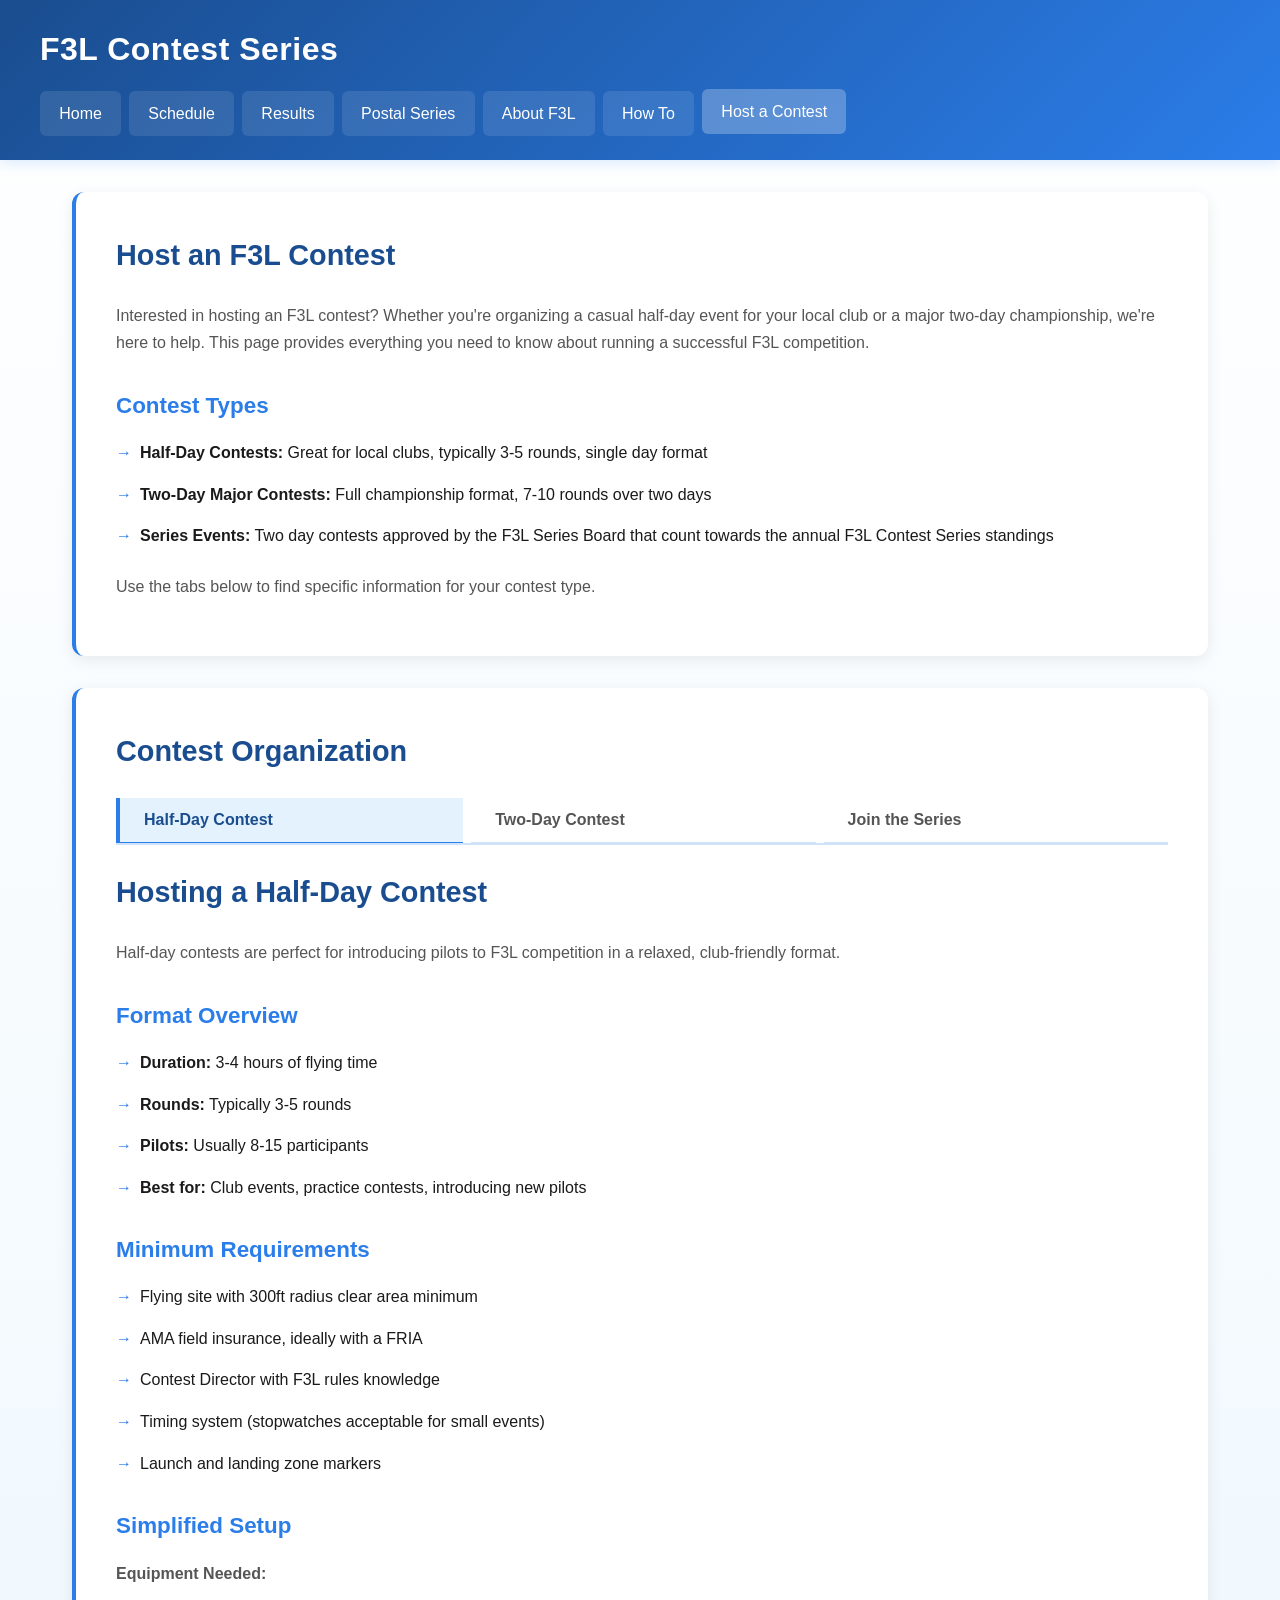
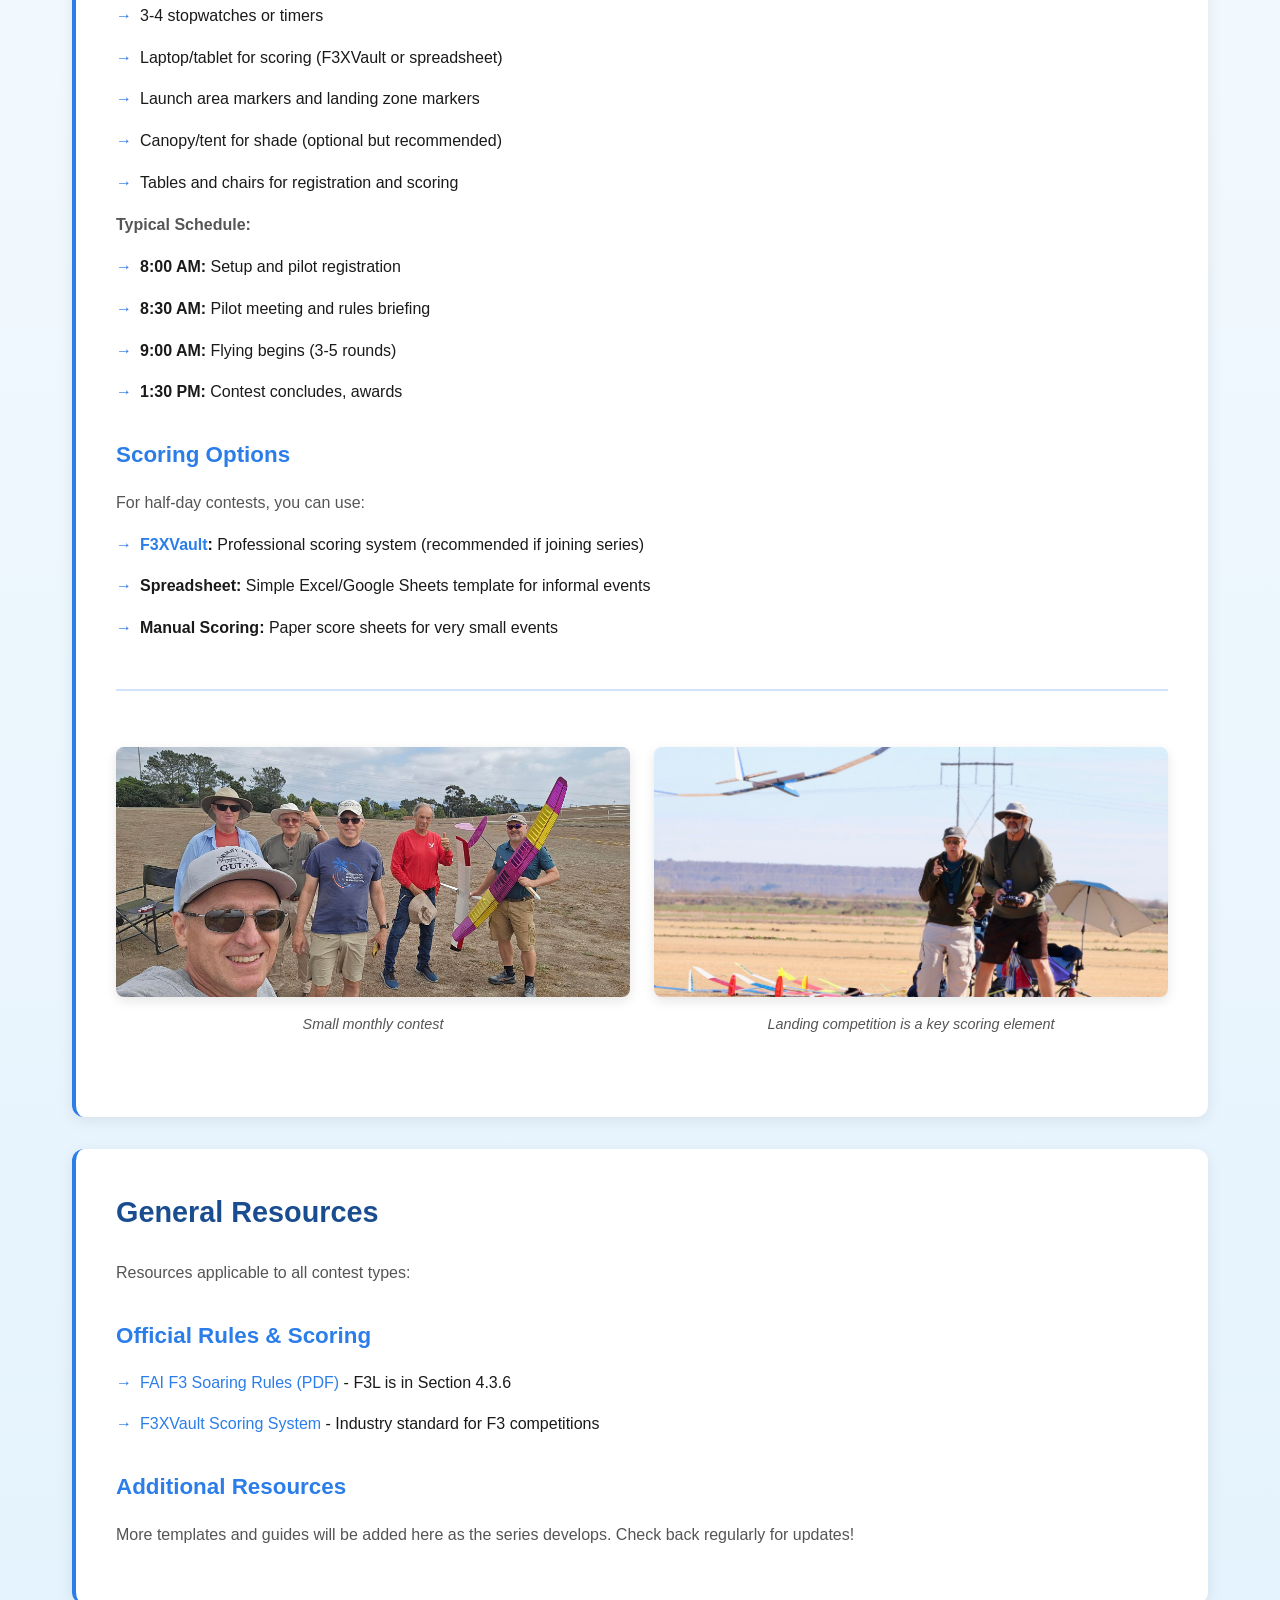
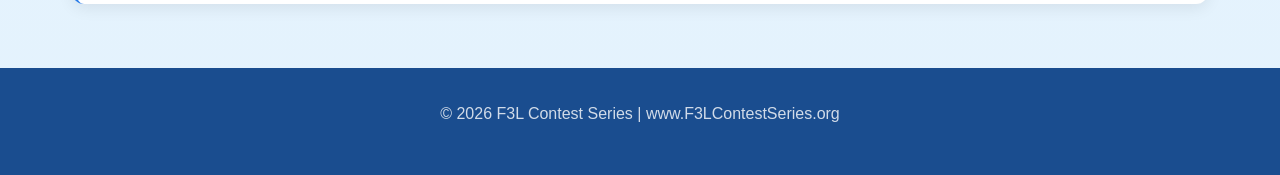
<file: host.html>
<!DOCTYPE html>
<html lang="en">
<head>
    <meta charset="UTF-8">
    <meta name="viewport" content="width=device-width, initial-scale=1.0">
    <title>Host a Contest - F3L Contest Series</title>
    <link rel="stylesheet" href="styles.css">
</head>
<body>
    <header>
        <div class="header-content">
            <h1>F3L Contest Series</h1>
            <nav>
                <ul>
                    <li><a href="index.html">Home</a></li>
                    <li><a href="schedule.html">Schedule</a></li>
                    <li><a href="results.html">Results</a></li>
                    <li><a href="postal.html">Postal Series</a></li>
                    <li><a href="about.html">About F3L</a></li>
                    <li><a href="howto.html">How To</a></li>
                    <li><a href="host.html" class="active">Host a Contest</a></li>
                </ul>
            </nav>
        </div>
    </header>

    <main>
        <div class="content-card">
            <h2>Host an F3L Contest</h2>
            <p>Interested in hosting an F3L contest? Whether you're organizing a casual half-day event for your local club or a major two-day championship, we're here to help. This page provides everything you need to know about running a successful F3L competition.</p>
            
            <h3>Contest Types</h3>
            <ul class="resource-list">
                <li><strong>Half-Day Contests:</strong> Great for local clubs, typically 3-5 rounds, single day format</li>
                <li><strong>Two-Day Major Contests:</strong> Full championship format, 7-10 rounds over two days</li>
                <li><strong>Series Events:</strong> Two day contests approved by the F3L Series Board that count towards the annual F3L Contest Series standings</li>
            </ul>

            <p style="margin-top: 1.5rem;">Use the tabs below to find specific information for your contest type.</p>
        </div>

        <div class="content-card">
            <h2>Contest Organization</h2>
            <div class="tabs">
                <button class="tab-button active" onclick="switchTab('halfday')">Half-Day Contest</button>
                <button class="tab-button" onclick="switchTab('twoday')">Two-Day Contest</button>
                <button class="tab-button" onclick="switchTab('series')">Join the Series</button>
            </div>

            <div id="tab-halfday" class="tab-content active">
                <h2>Hosting a Half-Day Contest</h2>
                <p>Half-day contests are perfect for introducing pilots to F3L competition in a relaxed, club-friendly format.</p>

                <h3>Format Overview</h3>
                <ul class="resource-list">
                    <li><strong>Duration:</strong> 3-4 hours of flying time</li>
                    <li><strong>Rounds:</strong> Typically 3-5 rounds</li>
                    <li><strong>Pilots:</strong> Usually 8-15 participants</li>
                    <li><strong>Best for:</strong> Club events, practice contests, introducing new pilots</li>
                </ul>

                <h3>Minimum Requirements</h3>
                <ul class="resource-list">
                    <li>Flying site with 300ft radius clear area minimum</li>
                    <li>AMA field insurance, ideally with a FRIA</li>
                    <li>Contest Director with F3L rules knowledge</li>
                    <li>Timing system (stopwatches acceptable for small events)</li>
                    <li>Launch and landing zone markers</li>
                </ul>

                <h3>Simplified Setup</h3>
                <p><strong>Equipment Needed:</strong></p>
                <ul class="resource-list">
                    <li>3-4 stopwatches or timers</li>
                    <li>Laptop/tablet for scoring (F3XVault or spreadsheet)</li>
                    <li>Launch area markers and landing zone markers</li>
                    <li>Canopy/tent for shade (optional but recommended)</li>
                    <li>Tables and chairs for registration and scoring</li>
                </ul>

                <p><strong>Typical Schedule:</strong></p>
                <ul class="resource-list">
                    <li><strong>8:00 AM:</strong> Setup and pilot registration</li>
                    <li><strong>8:30 AM:</strong> Pilot meeting and rules briefing</li>
                    <li><strong>9:00 AM:</strong> Flying begins (3-5 rounds)</li>
                    <li><strong>1:30 PM:</strong> Contest concludes, awards</li>
                </ul>

                <h3>Scoring Options</h3>
                <p>For half-day contests, you can use:</p>
                <ul class="resource-list">
                    <li><strong><a href="https://f3xvault.com" target="_blank" rel="noopener" style="font-weight: bold;">F3XVault</a>:</strong> Professional scoring system (recommended if joining series)</li>
                    <li><strong>Spreadsheet:</strong> Simple Excel/Google Sheets template for informal events</li>
                    <li><strong>Manual Scoring:</strong> Paper score sheets for very small events</li>
                </ul>
            </div>

            <div id="tab-twoday" class="tab-content">
                <h2>Hosting a Two-Day Major Contest</h2>
                <p>Two-day contests provide a full championship experience with more rounds, better conditions assessment, and higher-level competition.</p>

                <h3>Format Overview</h3>
                <ul class="resource-list">
                    <li><strong>Duration:</strong> Two full days (typically Saturday-Sunday, plus optional Friday practice)</li>
                    <li><strong>Rounds:</strong> 7-10 rounds total</li>
                    <li><strong>Pilots:</strong> 15-30+ participants</li>
                    <li><strong>Best for:</strong> Regional championships, series events, attracting out-of-state pilots</li>
                </ul>

                <h3>Full Requirements</h3>
                <ul class="resource-list">
                    <li>Excellent flying site with ample space for spectators and camping</li>
                    <li>AMA sanctioning (required)</li>
                    <li>Experienced Contest Director</li>
                    <li>F3XVault scoring system setup</li>
                    <li>2-4 volunteers</li>
                    <li>Professional timing equipment</li>
                    <li>Multiple canopies/tents for pilots and officials</li>
                    <li>Restroom facilities</li>
                    <li>Optional camping or lodging information for out-of-town pilots</li>
                </ul>

                <h3>Equipment & Infrastructure</h3>
                <p><strong>Timing & Scoring:</strong></p>
                <ul class="resource-list">
                    <li>Electronic timing system (recommended)</li>
                    <li>Backup manual timers for each flight group</li>
                    <li>Computer running F3XVault</li>
                    <li>Reliable internet connection or mobile hotspot</li>
                    <li>Generator or reliable power source</li>
                    <li>Battery backup for electronics</li>
                </ul>

                <p><strong>Field Setup:</strong></p>
                <ul class="resource-list">
                    <li>Clearly marked launch zones with staging area</li>
                    <li>Defined landing zones with accuracy markers</li>
                    <li>Safety boundary markers</li>
                    <li>Multiple canopies: pilots, timers, scoring station</li>
                    <li>Adequate tables and chairs</li>
                    <li>PA system for announcements (helpful but optional)</li>
                    <li>First aid kit and emergency plan</li>
                </ul>

                <h3>Two-Day Schedule</h3>
                <p><strong>Friday (Optional):</strong></p>
                <ul class="resource-list">
                    <li>Practice day and early registration</li>
                    <li>Social gathering in the evening</li>
                </ul>

                <p><strong>Saturday:</strong></p>
                <ul class="resource-list">
                    <li><strong>7:00-8:00 AM:</strong> Registration, frequency control</li>
                    <li><strong>8:00-8:30 AM:</strong> Pilot meeting and rules review</li>
                    <li><strong>8:30 AM:</strong> Flying begins (4-5 rounds)</li>
                    <li><strong>12:00-1:00 PM:</strong> Lunch break</li>
                    <li><strong>1:00 PM:</strong> Afternoon rounds continue</li>
                    <li><strong>5:00-6:00 PM:</strong> Day concludes, standings posted</li>
                </ul>

                <p><strong>Sunday:</strong></p>
                <ul class="resource-list">
                    <li><strong>8:00-8:30 AM:</strong> Morning briefing</li>
                    <li><strong>8:30 AM:</strong> Flying begins (3-5 rounds)</li>
                    <li><strong>12:00-1:00 PM:</strong> Lunch break</li>
                    <li><strong>1:00 PM:</strong> Final rounds if needed</li>
                    <li><strong>2:00-3:00 PM:</strong> Contest concludes</li>
                    <li><strong>3:00 PM:</strong> Awards ceremony</li>
                </ul>

                <h3>Volunteer Coordination</h3>
                <p>Key roles for a two-day contest:</p>
                <ul class="resource-list">
                    <li><strong>Contest Director:</strong> Overall management and final decisions</li>
                    <li><strong>Assistant CD:</strong> Helps manage operations, handles issues</li>
                    <li><strong>Scorekeeper:</strong> Manages F3XVault, records all flights</li>
                    <li><strong>Registration:</strong> Handles check-in, payments, AMA verification</li>
                    <li><strong>Protest committe</li>:</strong> </li>
                    
                </ul>

                <h3>Budget Planning</h3>
                <p>Major contests require more investment:</p>
                <ul class="resource-list">
                    <li>AMA sanctioning: ~$50-100</li>
                    <li>Entry fees: $40-80 per pilot</li>
                    <li>Awards/trophies: $200-500 for top finishers</li>
                    <li>Equipment rental (if needed): $100-300</li>
                    <li>Supplies (markers, score sheets, etc.): $100-200</li>
                    <li>Total budget: $500-1500 depending on scale</li>
                </ul>

                <h3>Promotion</h3>
                <p>To attract pilots from outside your area:</p>
                <ul class="resource-list">
                    <li>Post contest information 2-3 months in advance</li>
                    <li>List on F3XVault calendar</li>
                    <li>Announce on RCGroups F3L forum</li>
                    <li>Coordinate with series organizers for promotion</li>
                    <li>Provide lodging and camping information</li>
                    <li>Create event on social media</li>
                </ul>
            </div>

            <div id="tab-series" class="tab-content">
                <h2>Join the F3L Contest Series</h2>
                <p>Want your contest to be part of the official F3L Contest Series? We welcome high-quality events that follow FAI F3L rules and provide an excellent experience for competitors.</p>

                <h3>Series Benefits</h3>
                <ul class="resource-list">
                    <li>Promotion through series website and communications</li>
                    <li>Attract pilots from across the region and nation</li>
                    <li>Contest results count toward series championship</li>
                    <li>Support and mentorship from series organizers</li>
                    <li>Access to templates, resources, and best practices</li>
                    <li>Connection to the national F3L community</li>
                </ul>

                <h3>Series Requirements</h3>
                <ul class="resource-list">
                    <li><strong>Contest Format:</strong> Must be a two-day event (7+ rounds preferred)</li>
                    <li><strong>FAI Rules:</strong> Strict adherence to official FAI F3L rules</li>
                    <li><strong>F3XVault Scoring:</strong> Required for series standings integration</li>
                    <li><strong>AMA Sanctioning:</strong> Must be AMA sanctioned</li>
                    <li><strong>Quality Site:</strong> Excellent flying location with adequate facilities</li>
                    <li><strong>Experienced CD:</strong> Contest director with F3L experience</li>
                    <li><strong>Advance Notice:</strong> Contest date confirmed 3+ months in advance</li>
                </ul>

                <h3>Application Process</h3>
                <p>If you are interested in adding your event to the series, please use the attached proposal template and send the proposal to <a href="mailto:info@F3Lcontestseries.org">info@F3Lcontestseries.org</a>.</p>
                
                <div style="margin: 2rem 0; padding: 1.5rem; background: #e3f2fd; border-left: 4px solid #2b7de9; border-radius: 6px;">
                    <h4 style="margin-top: 0; color: #1a4d8f;">How to Apply</h4>
                    <ol class="resource-list" style="margin-left: 1.5rem;">
                        <li><strong>Download the Contest Bulletin Template</strong>
                            <br>
                            <a href="assets/F3L contest bulletin template 2026 v1.1.doc" 
                               download 
                               class="btn" 
                               style="margin-top: 0.5rem; display: inline-block;">
                                📄 Download F3L Contest Bulletin Proposal Template
                            </a>
                        </li>
                        <li style="margin-top: 1rem;"><strong>Complete all sections of the template</strong> including:
                            <ul style="margin-top: 0.5rem;">
                                <li>Contest name, dates, and location</li>
                                <li>Site description and directions</li>
                                <li>Registration information and fees</li>
                                <li>Schedule and format details</li>
                                <li>Contest Director information</li>
                                <li>Lodging and camping details</li>
                            </ul>
                        </li>
                        <li style="margin-top: 1rem;"><strong>Submit your completed bulletin to:</strong>
                            <br>
                            <a href="mailto:info@F3Lcontestseries.org" style="font-size: 1.1rem; font-weight: 600;">
                                info@F3Lcontestseries.org
                            </a>
                        </li>
                        <li style="margin-top: 1rem;"><strong>F3L Series Board Review</strong>
                            <br>Your submission will be reviewed by the F3L Series Board
                        </li>
                        <li style="margin-top: 1rem;"><strong>Approval & Promotion</strong>
                            <br>Once approved, your contest will be added to the series calendar and promoted
                        </li>
                    </ol>
                </div>

                <h3>F3L Series Board</h3>
                <p>The F3L Contest Series is overseen by the F3L Series Board. Contest applications and proposals are reviewed by the board members:</p>
                <ul class="resource-list">
                    <li>Greg McGill</li>
                    <li>John McNeil</li>
                    <li>Gary Fogel</li>
                    <li>Ed LaCroix</li>
                    <li>John Ihlein</li>
                </ul>
                <p style="margin-top: 1rem;">The board evaluates proposals based on site quality, organizer experience, dates, and overall fit with series goals.</p>

                <h3>Timeline</h3>
                <p>Plan ahead for series inclusion:</p>
                <ul class="resource-list">
                    <li><strong>6+ months before:</strong> Submit initial application</li>
                    <li><strong>5 months before:</strong> Committee review and approval</li>
                    <li><strong>4 months before:</strong> Contest added to series calendar</li>
                    <li><strong>3 months before:</strong> Full promotion begins</li>
                    <li><strong>2 months before:</strong> Registration opens</li>
                    <li><strong>Contest weekend:</strong> Execute your event!</li>
                </ul>

                <h3>Support Available</h3>
                <p>Series organizers can provide:</p>
                <ul class="resource-list">
                    <li>F3XVault setup assistance</li>
                    <li>Sample materials and templates</li>
                    <li>Advice on logistics and best practices</li>
                    <li>Promotion through series channels</li>
                    <li>Connection with experienced contest directors</li>
                </ul>

                <h3>Questions?</h3>
                <p>Contact the series organizers at <a href="mailto:info@F3Lcontestseries.org">info@F3Lcontestseries.org</a> with any questions about joining the series or hosting a contest.</p>
            </div>

            <div style="margin-top: 3rem; padding-top: 2rem; border-top: 2px solid var(--border-color);">

                <div class="image-grid">
                    <div>
                        <img src="assets/local.jpg" alt="Contest equipment and setup">
                        <p class="image-caption">Small monthly contest</p>
                    </div>
                    <div>
                        <img src="assets/landing_1.jpeg" alt="Precision landing at F3L contest">
                        <p class="image-caption">Landing competition is a key scoring element</p>
                    </div>
                </div>
            </div>
        </div>

        <div class="content-card">
            <h2>General Resources</h2>
            <p>Resources applicable to all contest types:</p>
            
            <h3>Official Rules & Scoring</h3>
            <ul class="resource-list">
                <li><a href="https://www.fai.org/sites/default/files/ciam_f3_soaring_2025v2_final.pdf" target="_blank" rel="noopener">FAI F3 Soaring Rules (PDF)</a> - F3L is in Section 4.3.6</li>
                <li><a href="https://f3xvault.com" target="_blank" rel="noopener">F3XVault Scoring System</a> - Industry standard for F3 competitions</li>
            </ul>

            <h3>Additional Resources</h3>
            <p>More templates and guides will be added here as the series develops. Check back regularly for updates!</p>
        </div>

        <script>
            function switchTab(tabName) {
                // Hide all tabs
                document.querySelectorAll('.tab-content').forEach(tab => {
                    tab.classList.remove('active');
                });
                
                // Remove active class from all buttons
                document.querySelectorAll('.tab-button').forEach(btn => {
                    btn.classList.remove('active');
                });
                
                // Show selected tab
                document.getElementById('tab-' + tabName).classList.add('active');
                
                // Add active class to clicked button
                event.target.classList.add('active');
                
                // Scroll to top of tabs
                document.querySelector('.tabs').scrollIntoView({ behavior: 'smooth', block: 'start' });
            }
        </script>
    </main>

    <footer>
        <p>&copy; 2026 F3L Contest Series | <a href="https://www.f3lcontestseries.org" style="color: rgba(255,255,255,0.8);">www.F3LContestSeries.org</a></p>
    </footer>
</body>
</html>
</file>
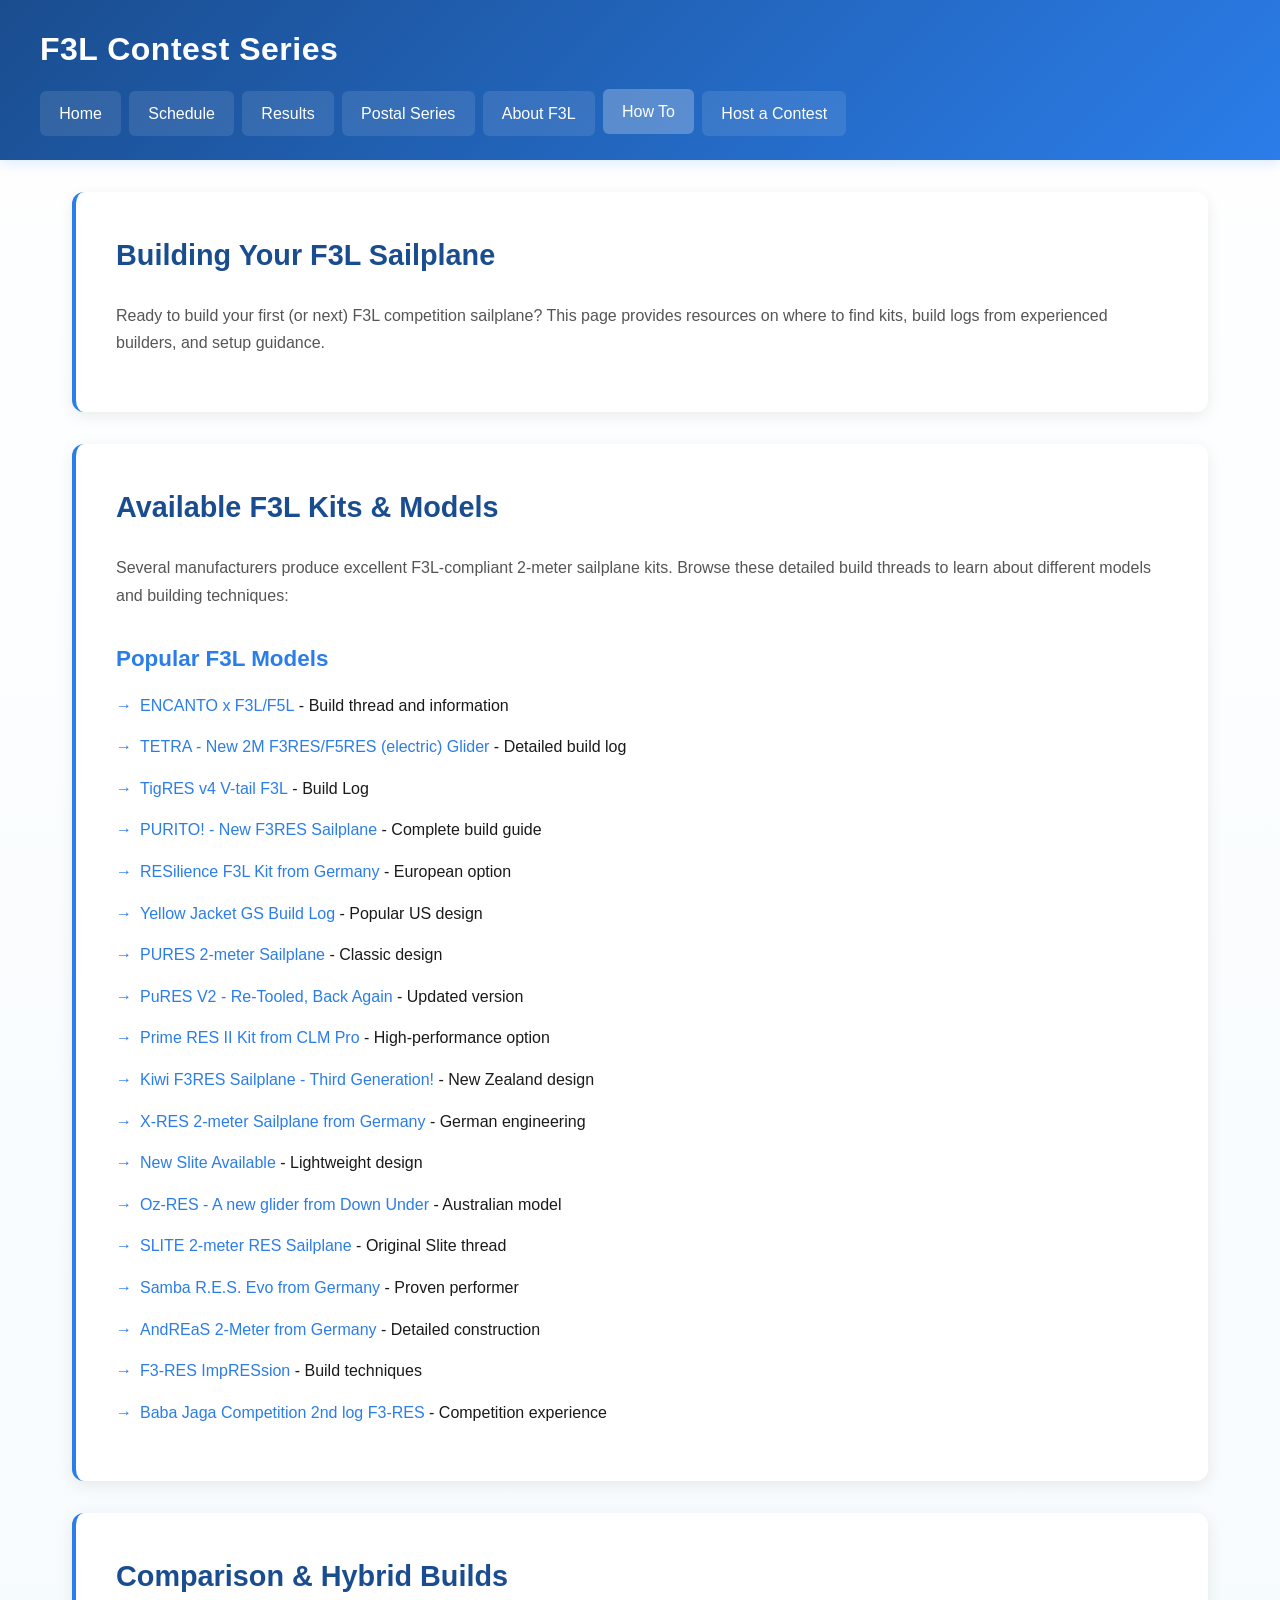
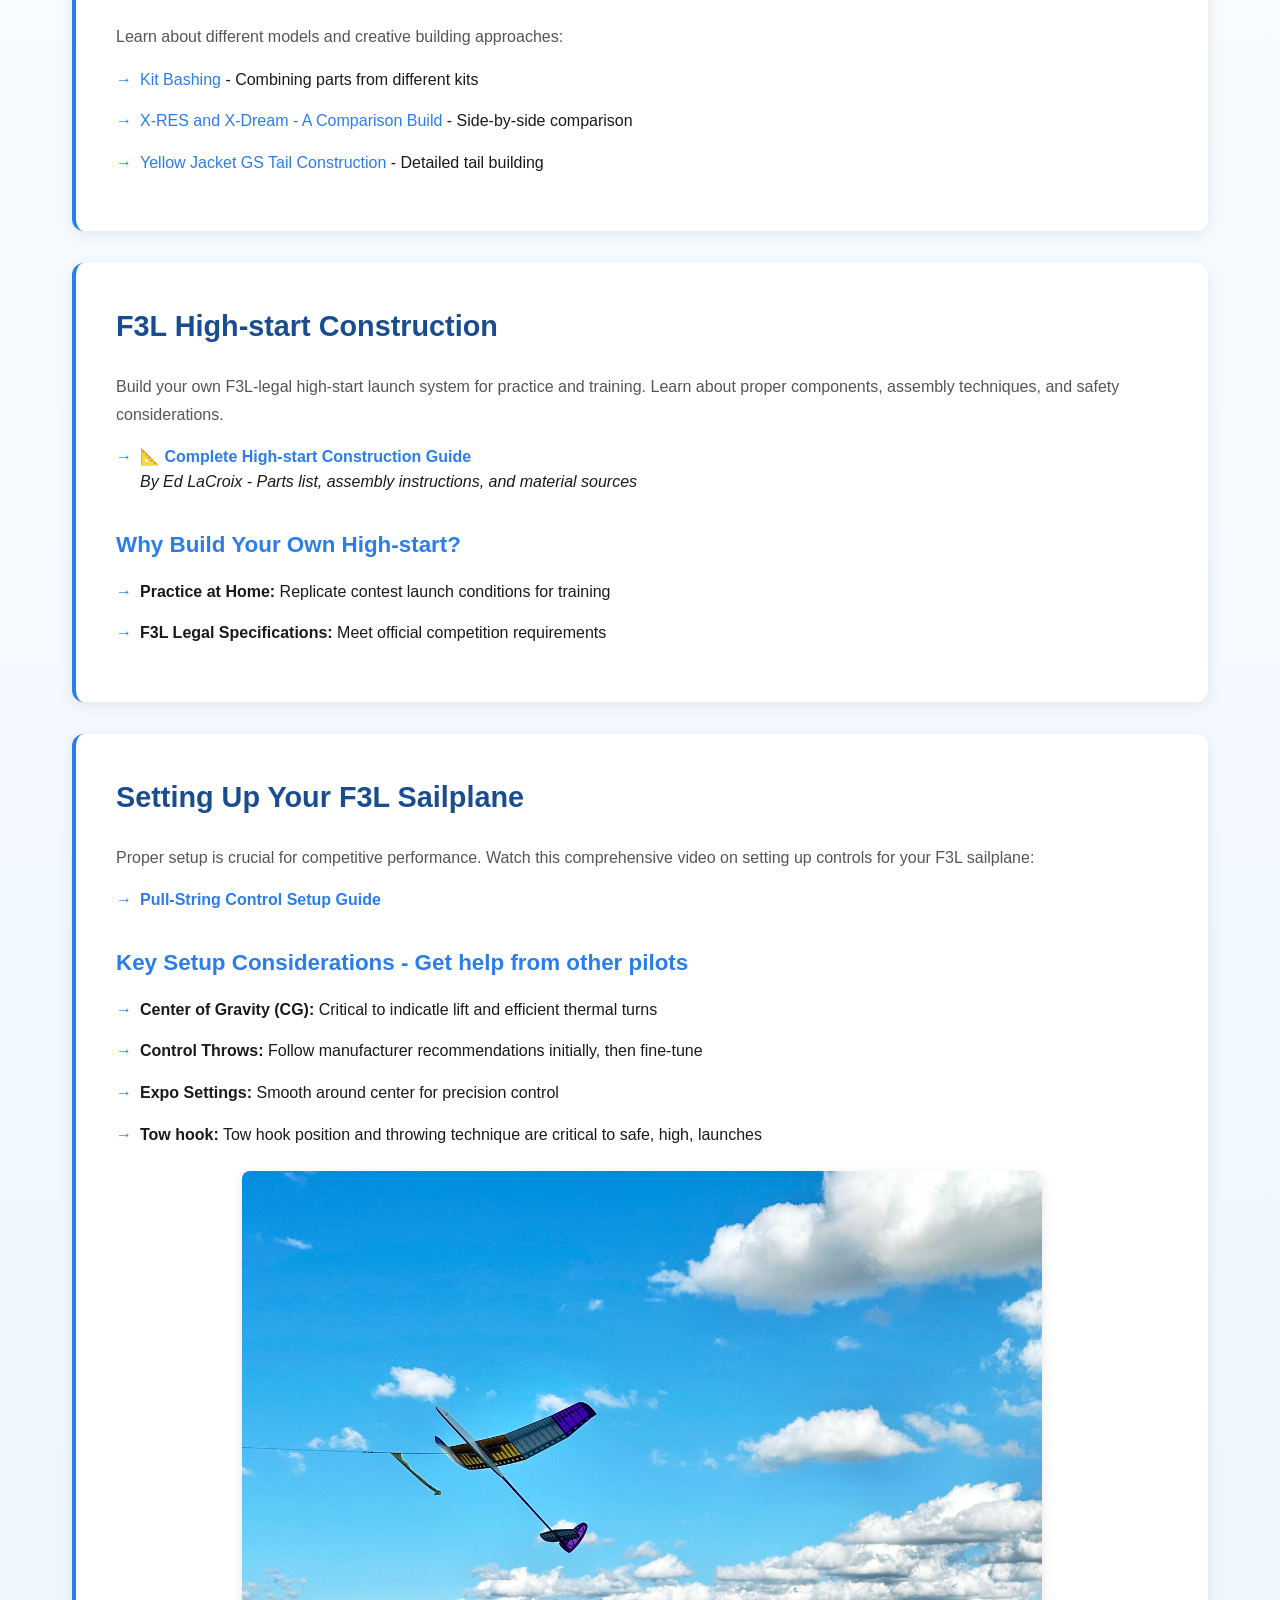
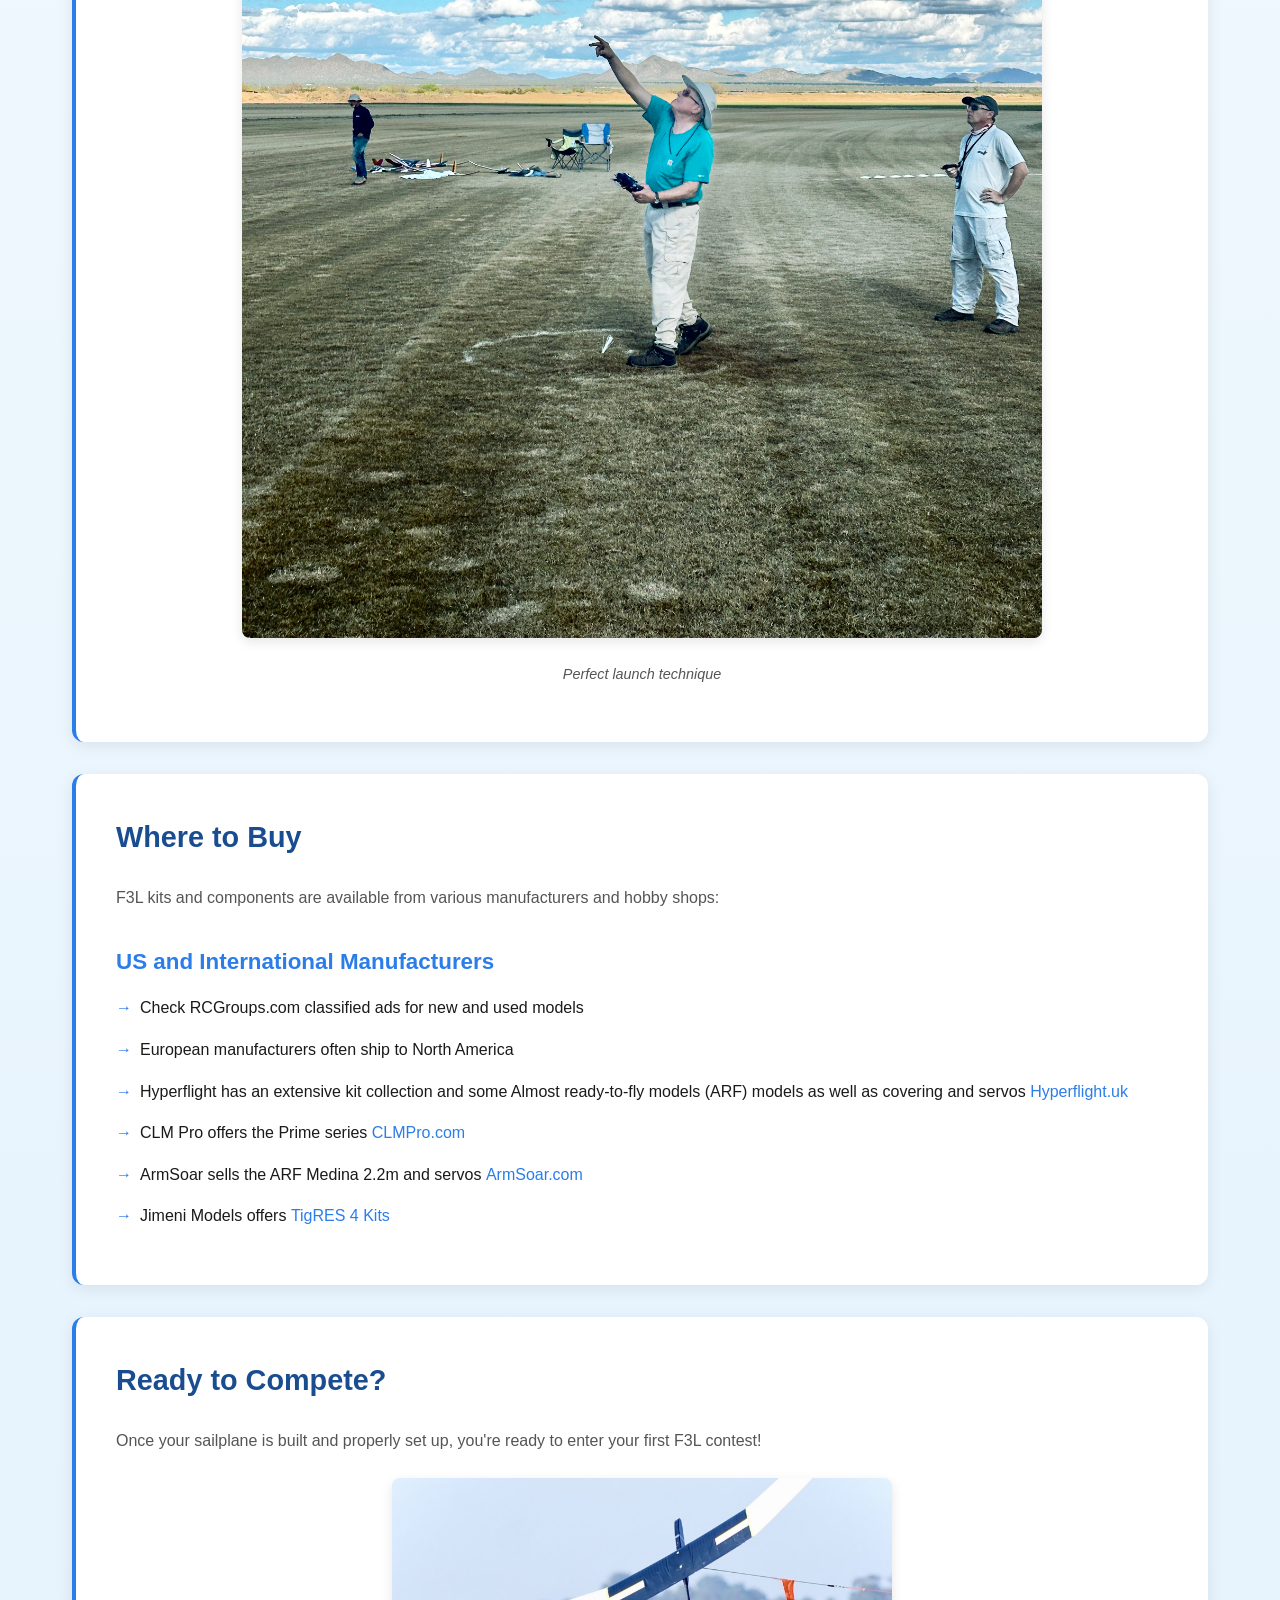
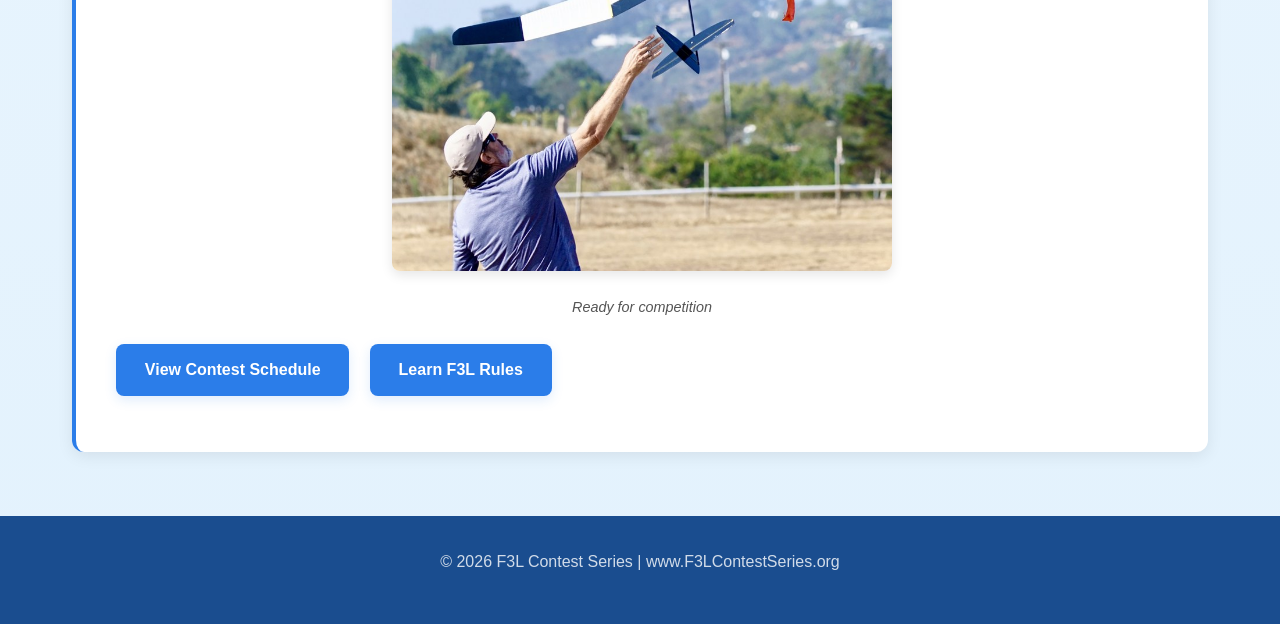
<file: howto.html>
<!DOCTYPE html>
<html lang="en">
<head>
    <meta charset="UTF-8">
    <meta name="viewport" content="width=device-width, initial-scale=1.0">
    <title>How To - F3L Contest Series</title>
    <link rel="stylesheet" href="styles.css">
</head>
<body>
    <header>
        <div class="header-content">
            <h1>F3L Contest Series</h1>
            <nav>
                <ul>
                    <li><a href="index.html">Home</a></li>
                    <li><a href="schedule.html">Schedule</a></li>
                    <li><a href="results.html">Results</a></li>
                    <li><a href="postal.html">Postal Series</a></li>
                    <li><a href="about.html">About F3L</a></li>
                    <li><a href="howto.html" class="active">How To</a></li>
                    <li><a href="host.html">Host a Contest</a></li>
                </ul>
            </nav>
        </div>
    </header>

    <main>
        <div class="content-card">
            <h2>Building Your F3L Sailplane</h2>
            <p>Ready to build your first (or next) F3L competition sailplane? This page provides resources on where to find kits, build logs from experienced builders, and setup guidance.</p>
        </div>

        <div class="content-card">
            <h2>Available F3L Kits & Models</h2>
            <p>Several manufacturers produce excellent F3L-compliant 2-meter sailplane kits. Browse these detailed build threads to learn about different models and building techniques:</p>

            <h3>Popular F3L Models</h3>
            <ul class="resource-list">
                <li><a href="https://www.rcgroups.com/forums/showthread.php?4443583-ENCANTO-x-F3L-F5L" target="_blank" rel="noopener">ENCANTO x F3L/F5L</a> - Build thread and information</li>
                <li><a href="https://www.rcgroups.com/forums/showthread.php?3932213-TETRA-New-2M-F3RES-F5RES-%28electric%29-Glider/page2" target="_blank" rel="noopener">TETRA - New 2M F3RES/F5RES (electric) Glider</a> - Detailed build log</li>
                <li><a href="https://www.rcgroups.com/forums/showthread.php?4860843-TigRES-v4-V-tail-F3L-Build-Log" target="_blank" rel="noopener">TigRES v4 V-tail F3L</a> -  Build Log</li>
                <li><a href="https://www.rcgroups.com/forums/showthread.php?3656529-PURITO%21-New-F3RES-Sailplane" target="_blank" rel="noopener">PURITO! - New F3RES Sailplane</a> - Complete build guide</li>
                <li><a href="https://www.rcgroups.com/forums/showthread.php?4481821-RESilience-F3L-Kit-from-Germany" target="_blank" rel="noopener">RESilience F3L Kit from Germany</a> - European option</li>
                <li><a href="https://www.rcgroups.com/forums/showthread.php?3500223-Yellow-Jacket-GS-Build-Log" target="_blank" rel="noopener">Yellow Jacket GS Build Log</a> - Popular US design</li>
                <li><a href="https://www.rcgroups.com/forums/showthread.php?2210836-PURES-2-meter-Sailplane" target="_blank" rel="noopener">PURES 2-meter Sailplane</a> - Classic design</li>
                <li><a href="https://www.rcgroups.com/forums/showthread.php?3063070-PuRES-V2-Re-Tooled-Back-Again" target="_blank" rel="noopener">PuRES V2 - Re-Tooled, Back Again</a> - Updated version</li>
                <li><a href="https://www.rcgroups.com/forums/showthread.php?4416549-Prime-RES-II-Kit-from-CLM-Pro" target="_blank" rel="noopener">Prime RES II Kit from CLM Pro</a> - High-performance option</li>
                <li><a href="https://www.rcgroups.com/forums/showthread.php?3786679-Kiwi-F3RES-Sailplane-Third-Generation%21" target="_blank" rel="noopener">Kiwi F3RES Sailplane - Third Generation!</a> - New Zealand design</li>
                <li><a href="https://www.rcgroups.com/forums/showthread.php?2695947-Build-Thread-X-RES-2-meter-Sailplane-from-Germany" target="_blank" rel="noopener">X-RES 2-meter Sailplane from Germany</a> - German engineering</li>
                <li><a href="https://www.rcgroups.com/forums/showthread.php?3258607-New-Slite-Available" target="_blank" rel="noopener">New Slite Available</a> - Lightweight design</li>
                <li><a href="https://www.rcgroups.com/forums/showthread.php?4102995-Oz-RES-a-new-glider-from-Down-Under" target="_blank" rel="noopener">Oz-RES - A new glider from Down Under</a> - Australian model</li>
                <li><a href="https://www.rcgroups.com/forums/showthread.php?2630580-SLITE-2-meter-RES-Sailplane" target="_blank" rel="noopener">SLITE 2-meter RES Sailplane</a> - Original Slite thread</li>
                <li><a href="https://www.rcgroups.com/forums/showthread.php?2903084-Build-Thread-Samba-R-E-S-Evo-from-Germany" target="_blank" rel="noopener">Samba R.E.S. Evo from Germany</a> - Proven performer</li>
                <li><a href="https://www.rcgroups.com/forums/showthread.php?2742456-Build-Thread-AndREaS-2-Meter-from-Germany" target="_blank" rel="noopener">AndREaS 2-Meter from Germany</a> - Detailed construction</li>
                <li><a href="https://www.rcgroups.com/forums/showthread.php?2989261-F3-RES-ImpRESsion" target="_blank" rel="noopener">F3-RES ImpRESsion</a> - Build techniques</li>
                <li><a href="https://www.rcgroups.com/forums/showthread.php?2848680-Baba-Jaga-Competition-2nd-log-F3-RES/page2" target="_blank" rel="noopener">Baba Jaga Competition 2nd log F3-RES</a> - Competition experience</li>
            </ul>
        </div>

        <div class="content-card">
            <h2>Comparison & Hybrid Builds</h2>
            <p>Learn about different models and creative building approaches:</p>
            <ul class="resource-list">
                <li><a href="https://www.rcgroups.com/forums/showthread.php?4591837-Kit-Bashing" target="_blank" rel="noopener">Kit Bashing</a> - Combining parts from different kits</li>
                <li><a href="https://www.rcgroups.com/forums/showthread.php?3581547-X-RES-and-X-Dream-a-Comparison-Build" target="_blank" rel="noopener">X-RES and X-Dream - A Comparison Build</a> - Side-by-side comparison</li>
                <li><a href="https://www.rcgroups.com/forums/showthread.php?3936943-Yellow-Jacket-GS-Tail-Construction" target="_blank" rel="noopener">Yellow Jacket GS Tail Construction</a> - Detailed tail building</li>
            </ul>
        </div>

        <div class="content-card">
            <h2>F3L High-start Construction</h2>
            <p>Build your own F3L-legal high-start launch system for practice and training. Learn about proper components, assembly techniques, and safety considerations.</p>
            
            <ul class="resource-list">
                <li>
                    <a href="highstart.html">
                        <strong>📐 Complete High-start Construction Guide</strong>
                    </a>
                    <br>
                    <em>By Ed LaCroix - Parts list, assembly instructions, and material sources</em>
                </li>
            </ul>
            
            <h3>Why Build Your Own High-start?</h3>
            <ul class="resource-list">
                <li><strong>Practice at Home:</strong> Replicate contest launch conditions for training</li>
                <li><strong>F3L Legal Specifications:</strong> Meet official competition requirements</li>
            </ul>
        </div>

        <div class="content-card">
            <h2>Setting Up Your F3L Sailplane</h2>
            <p>Proper setup is crucial for competitive performance. Watch this comprehensive video on setting up controls for your F3L sailplane:</p>

            <ul class="resource-list">
                <li>
                    <a href="https://www.youtube.com/watch?v=ZSMni8FZHJ4" target="_blank" rel="noopener">
                        <strong>Pull-String Control Setup Guide</strong>
                    </a>
                </li>
            </ul>

            <h3>Key Setup Considerations - Get help from other pilots</h3>
            <ul class="resource-list">
                <li><strong>Center of Gravity (CG):</strong> Critical to indicatle lift and efficient thermal turns</li>
                <li><strong>Control Throws:</strong> Follow manufacturer recommendations initially, then fine-tune</li>
                <li><strong>Expo Settings:</strong> Smooth around center for precision control</li>
                <li><strong>Tow hook:</strong> Tow hook position and throwing technique are critical to safe, high, launches</li>
            </ul>

            <img src="assets/launch_3.jpg" alt="Launching an F3L sailplane" class="content-image">
            <p class="image-caption">Perfect launch technique</p>
        </div>

        <div class="content-card">
            <h2>Where to Buy</h2>
            <p>F3L kits and components are available from various manufacturers and hobby shops:</p>
            
            <h3>US and International Manufacturers</h3>
            <ul class="resource-list">
                <li>Check RCGroups.com classified ads for new and used models</li>
                <li>European manufacturers often ship to North America</li>
                <li>Hyperflight has an extensive kit collection and some Almost ready-to-fly models (ARF) models as well as covering and servos <a href="https://www.hyperflight.co.uk/products.asp?cat=RC+Models&subcat=2m+F3L+RES+Thermal+Soarers" target="_blank" rel="noopener">Hyperflight.uk</a></li>
                <li>CLM Pro offers the Prime series <a href="https://www.clm-pro.com/store-detail/models/kits/pure-gliders" target="_blank" rel="noopener">CLMPro.com</a></li>
                <li>ArmSoar sells the ARF Medina 2.2m and servos <a href="https://www.armsoar.com/products/e-medina-2-2m-almost-ready-to-fly" target="_blank" rel="noopener">ArmSoar.com</a></li>
                <li>Jimeni Models offers <a href="https://jimenimodels.com/collections/tigres-4-kits" target="_blank" rel="noopener">TigRES 4 Kits</a></li>
                
            </ul>
        </div>

        <div class="content-card">
            <h2>Ready to Compete?</h2>
            <p>Once your sailplane is built and properly set up, you're ready to enter your first F3L contest!</p>
            
            <img src="assets/launch_4.jpg" alt="F3L launch sequence" class="content-image-small">
            <p class="image-caption">Ready for competition</p>
            
            <p style="margin-top: 1.5rem;">
                <a href="schedule.html" class="btn">View Contest Schedule</a>
                <a href="about.html" class="btn-secondary" style="margin-left: 1rem;">Learn F3L Rules</a>
            </p>
        </div>
    </main>

    <footer>
        <p>&copy; 2026 F3L Contest Series | <a href="https://www.f3lcontestseries.org" style="color: rgba(255,255,255,0.8);">www.F3LContestSeries.org</a></p>
    </footer>
</body>
</html>
</file>
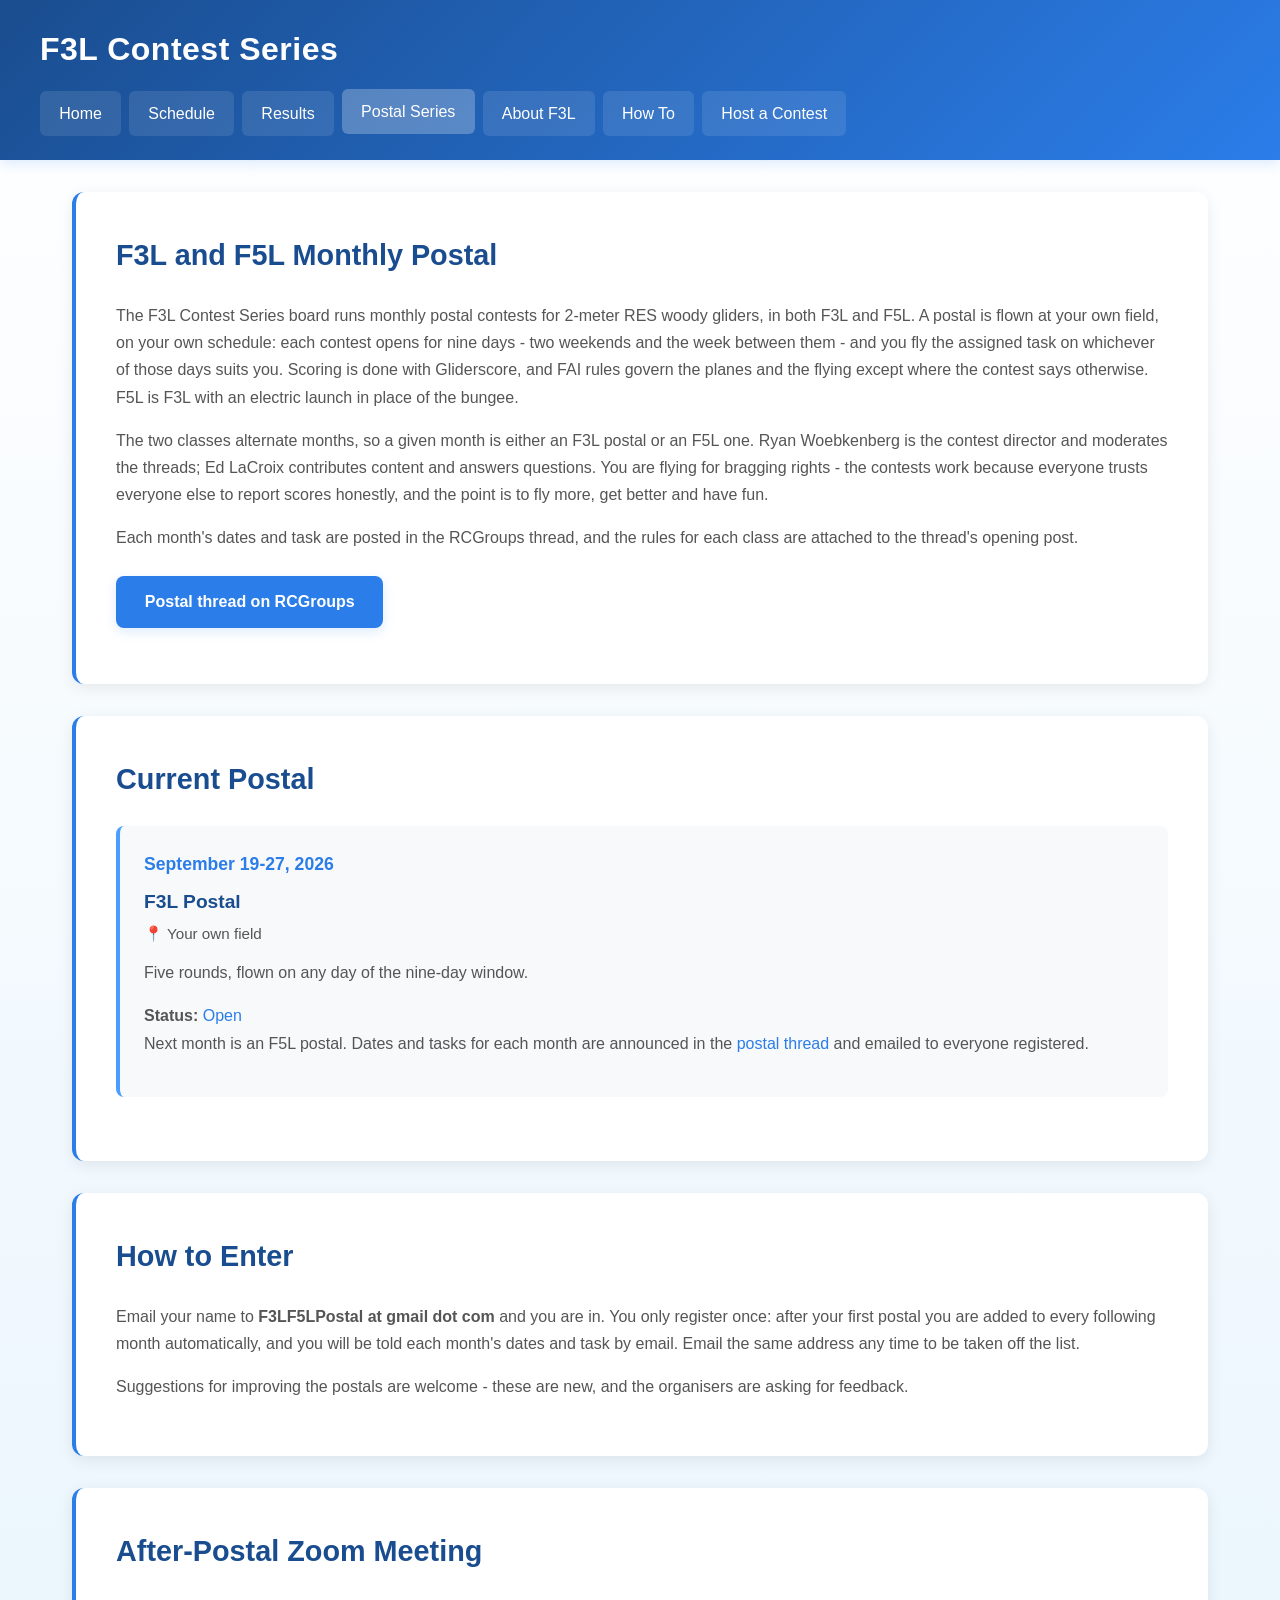
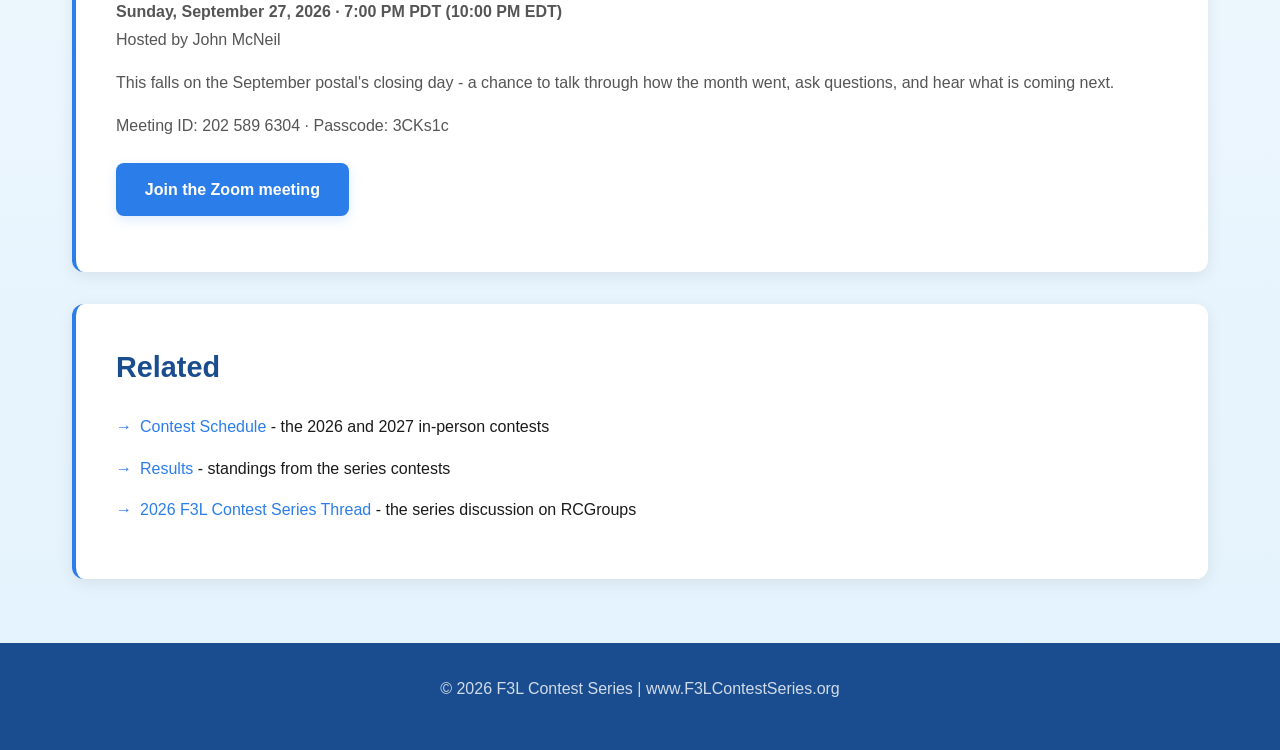
<file: postal.html>
<!DOCTYPE html>
<html lang="en">
<head>
    <meta charset="UTF-8">
    <meta name="viewport" content="width=device-width, initial-scale=1.0">
    <title>Postal Series - F3L Contest Series</title>
    <link rel="stylesheet" href="styles.css">
</head>
<body>
    <header>
        <div class="header-content">
            <h1>F3L Contest Series</h1>
            <nav>
                <ul>
                    <li><a href="index.html">Home</a></li>
                    <li><a href="schedule.html">Schedule</a></li>
                    <li><a href="results.html">Results</a></li>
                    <li><a href="postal.html" class="active">Postal Series</a></li>
                    <li><a href="about.html">About F3L</a></li>
                    <li><a href="howto.html">How To</a></li>
                    <li><a href="host.html">Host a Contest</a></li>
                </ul>
            </nav>
        </div>
    </header>

    <main>
        <div class="content-card">
            <h2>F3L and F5L Monthly Postal</h2>
            <p>The F3L Contest Series board runs monthly postal contests for 2-meter RES woody gliders, in both F3L and F5L. A postal is flown at your own field, on your own schedule: each contest opens for nine days - two weekends and the week between them - and you fly the assigned task on whichever of those days suits you. Scoring is done with Gliderscore, and FAI rules govern the planes and the flying except where the contest says otherwise. F5L is F3L with an electric launch in place of the bungee.</p>

            <p>The two classes alternate months, so a given month is either an F3L postal or an F5L one. Ryan Woebkenberg is the contest director and moderates the threads; Ed LaCroix contributes content and answers questions. You are flying for bragging rights - the contests work because everyone trusts everyone else to report scores honestly, and the point is to fly more, get better and have fun.</p>

            <p>Each month's dates and task are posted in the RCGroups thread, and the rules for each class are attached to the thread's opening post.</p>

            <p style="margin-top: 1.5rem;">
                <a href="https://www.rcgroups.com/forums/showthread.php?4942041-F3L-and-F5L-Monthly-Postal" class="btn" target="_blank" rel="noopener">Postal thread on RCGroups</a>
            </p>
        </div>

        <div class="content-card">
            <h2>Current Postal</h2>

            <div class="event-card">
                <div class="event-date">September 19-27, 2026</div>
                <div class="event-title">F3L Postal</div>
                <div class="event-location">📍 Your own field</div>
                <p style="margin-top: 0.8rem; color: #555;">
                    Five rounds, flown on any day of the nine-day window.
                </p>
                <p style="margin-top: 0.5rem;">
                    <strong>Status:</strong> <span style="color: #2b7de9;">Open</span><br>
                    Next month is an F5L postal. Dates and tasks for each month are announced in the
                    <a href="https://www.rcgroups.com/forums/showthread.php?4942041-F3L-and-F5L-Monthly-Postal" target="_blank" rel="noopener">postal thread</a>
                    and emailed to everyone registered.
                </p>
            </div>
        </div>

        <div class="content-card">
            <h2>How to Enter</h2>
            <p>Email your name to <strong>F3LF5LPostal at gmail dot com</strong> and you are in. You only register once: after your first postal you are added to every following month automatically, and you will be told each month's dates and task by email. Email the same address any time to be taken off the list.</p>
            <p>Suggestions for improving the postals are welcome - these are new, and the organisers are asking for feedback.</p>
        </div>

        <div class="content-card">
            <h2>After-Postal Zoom Meeting</h2>
            <p><strong>Sunday, September 27, 2026 · 7:00 PM PDT (10:00 PM EDT)</strong><br>
            Hosted by John McNeil</p>
            <p>This falls on the September postal's closing day - a chance to talk through how the month went, ask questions, and hear what is coming next.</p>
            <p>Meeting ID: 202 589 6304 · Passcode: 3CKs1c</p>
            <p style="margin-top: 1.5rem;">
                <a href="https://us06web.zoom.us/j/2025896304?pwd=WWN5bVdGaWlzeEVPNklsYzcydE9TQT09" class="btn" target="_blank" rel="noopener">Join the Zoom meeting</a>
            </p>
        </div>

        <div class="content-card">
            <h2>Related</h2>
            <ul class="resource-list">
                <li><a href="schedule.html">Contest Schedule</a> - the 2026 and 2027 in-person contests</li>
                <li><a href="results.html">Results</a> - standings from the series contests</li>
                <li><a href="https://www.rcgroups.com/forums/showthread.php?4846469-2026-F3L-Contest-Series&perpage=50#post54529531" target="_blank" rel="noopener">2026 F3L Contest Series Thread</a> - the series discussion on RCGroups</li>
            </ul>
        </div>
    </main>

    <footer>
        <p>&copy; 2026 F3L Contest Series | <a href="https://www.f3lcontestseries.org" style="color: rgba(255,255,255,0.8);">www.F3LContestSeries.org</a></p>
    </footer>
</body>
</html>
</file>
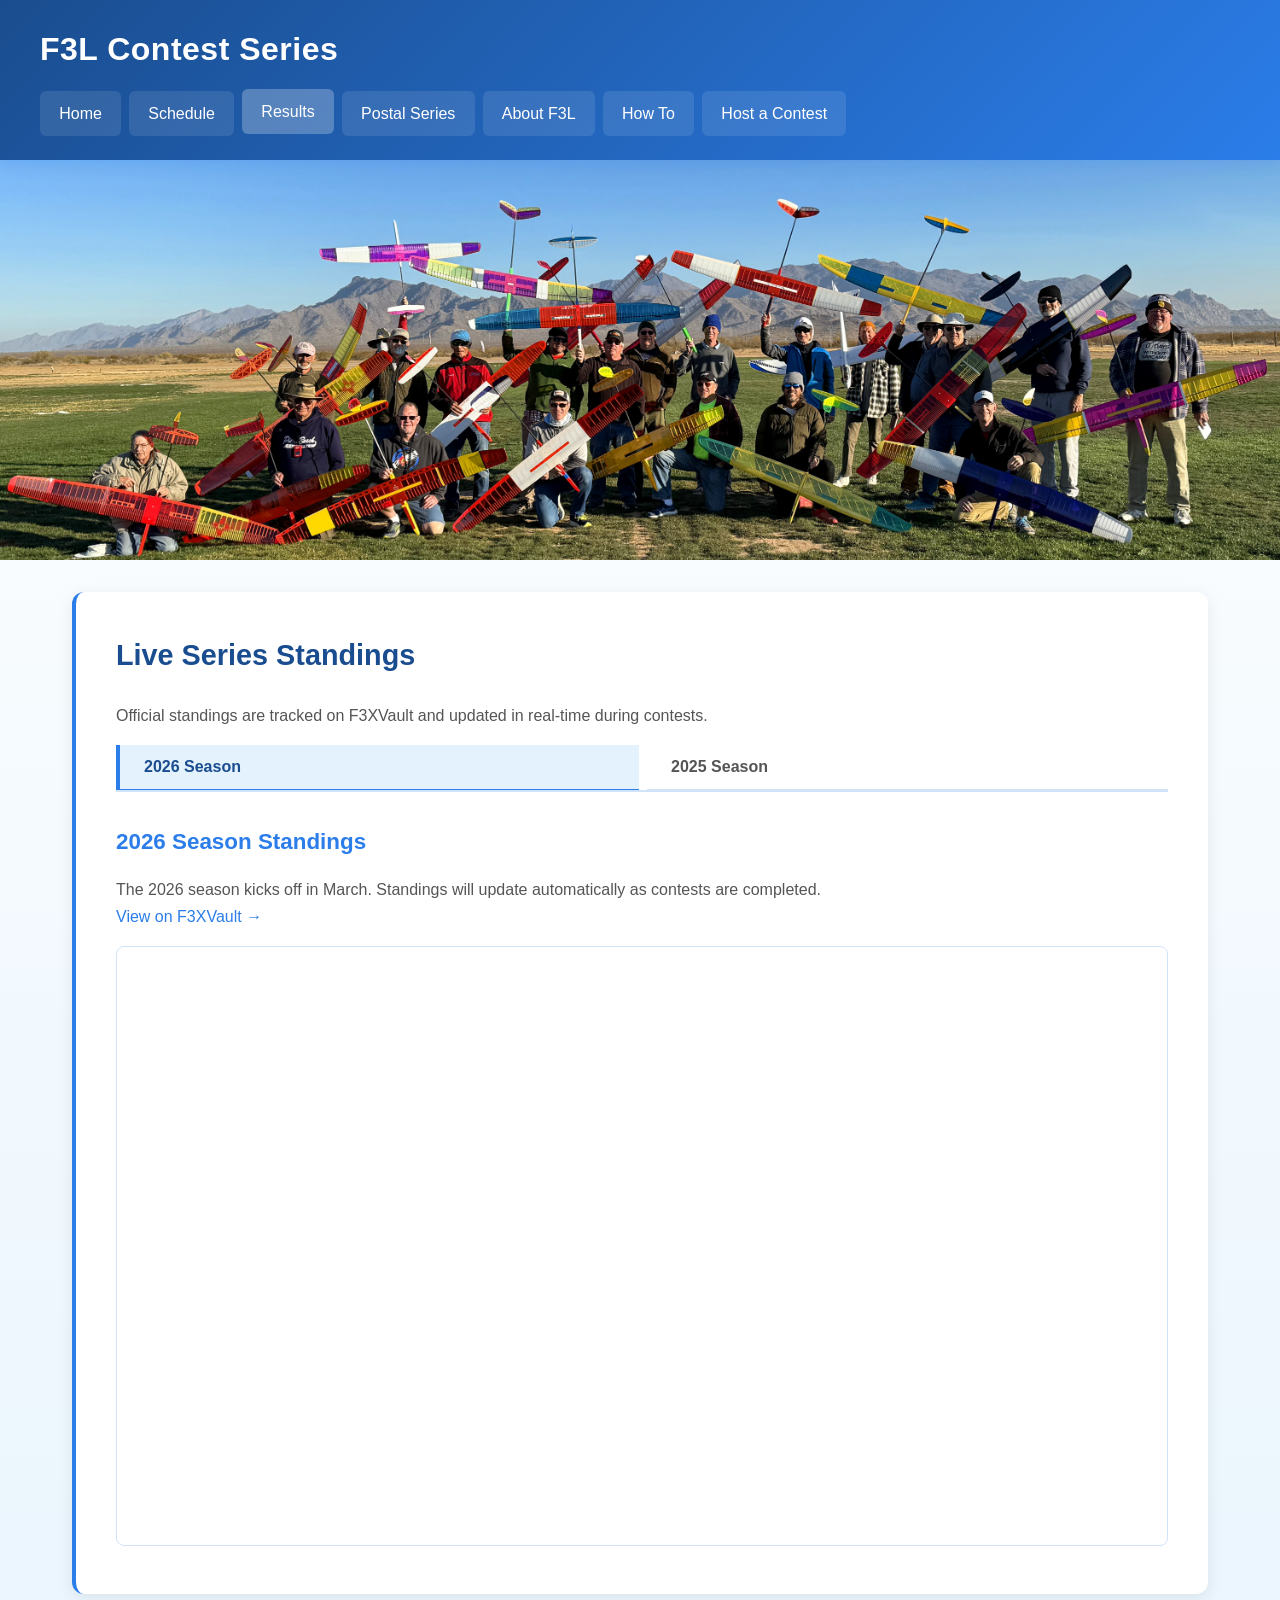
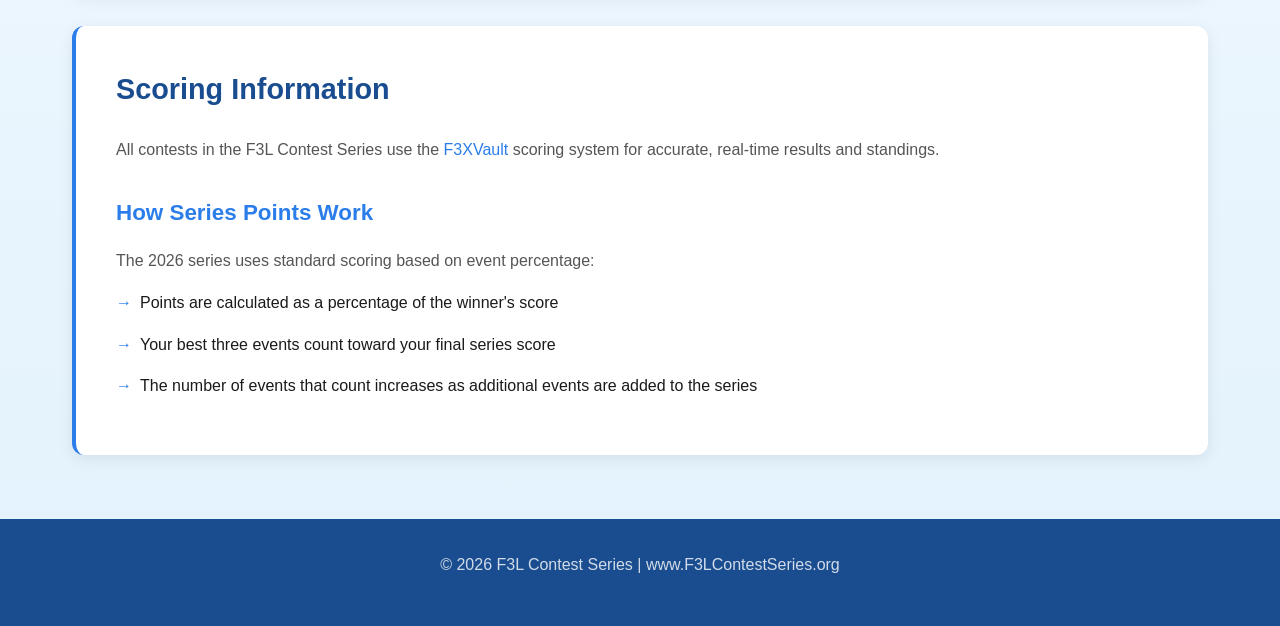
<file: results.html>
<!DOCTYPE html>
<html lang="en">
<head>
    <meta charset="UTF-8">
    <meta name="viewport" content="width=device-width, initial-scale=1.0">
    <title>Results - F3L Contest Series</title>
    <link rel="stylesheet" href="styles.css">
</head>
<body>
    <header>
        <div class="header-content">
            <h1>F3L Contest Series</h1>
            <nav>
                <ul>
                    <li><a href="index.html">Home</a></li>
                    <li><a href="schedule.html">Schedule</a></li>
                    <li><a href="results.html" class="active">Results</a></li>
                    <li><a href="postal.html">Postal Series</a></li>
                    <li><a href="about.html">About F3L</a></li>
                    <li><a href="howto.html">How To</a></li>
                    <li><a href="host.html">Host a Contest</a></li>
                </ul>
            </nav>
        </div>
    </header>

    <div class="banner-image">
        <img src="assets/ABQPilots.PNG" alt="F3L Pilots at Albuquerque">
    </div>

    <main>
        <div class="content-card">
            <h2>Live Series Standings</h2>
            <p>Official standings are tracked on F3XVault and updated in real-time during contests.</p>

            <div class="tabs">
                <button class="tab-button active" onclick="switchTab('2026')">2026 Season</button>
                <button class="tab-button" onclick="switchTab('2025')">2025 Season</button>
            </div>

            <div id="tab-2026" class="tab-content active">
                <h3 style="margin-bottom: 1rem;">2026 Season Standings</h3>
                <p style="margin-bottom: 1rem; color: #555;">
                    The 2026 season kicks off in March. Standings will update automatically as contests are completed.
                    <br>
                    <a href="https://www.f3xvault.com/?action=series&function=series_view&series_id=438" 
                       target="_blank" 
                       rel="noopener">
                        View on F3XVault →
                    </a>
                </p>
                <iframe 
                    src="https://www.f3xvault.com/?action=series&function=series_view&series_id=438" 
                    class="standings-iframe"
                    title="2026 F3L Series Standings">
                </iframe>
            </div>

            <div id="tab-2025" class="tab-content">
                <h3 style="margin-bottom: 1rem;">2025 Season Standings (Final)</h3>
                <p style="margin-bottom: 1rem; color: #555;">
                    Final standings from the 2025 F3L Contest Series.
                    <br>
                    <a href="https://www.f3xvault.com/?action=series&function=series_view&series_id=426" 
                       target="_blank" 
                       rel="noopener">
                        View on F3XVault →
                    </a>
                </p>
                <iframe 
                    src="https://www.f3xvault.com/?action=series&function=series_view&series_id=426" 
                    class="standings-iframe"
                    title="2025 F3L Series Standings">
                </iframe>
            </div>
        </div>

        <div class="content-card">
            <h2>Scoring Information</h2>
            <p>All contests in the F3L Contest Series use the <a href="https://www.f3xvault.com/?action=series&function=series_view&series_id=438" target="_blank" rel="noopener">F3XVault</a> scoring system for accurate, real-time results and standings.</p>
            
            <h3>How Series Points Work</h3>
            <p>The 2026 series uses standard scoring based on event percentage:</p>
            <ul class="resource-list">
                <li>Points are calculated as a percentage of the winner's score</li>
                <li>Your best three events count toward your final series score</li>
                <li>The number of events that count increases as additional events are added to the series</li>
            </ul>

        <script>
            function switchTab(year) {
                // Hide all tabs
                document.querySelectorAll('.tab-content').forEach(tab => {
                    tab.classList.remove('active');
                });
                
                // Remove active class from all buttons
                document.querySelectorAll('.tab-button').forEach(btn => {
                    btn.classList.remove('active');
                });
                
                // Show selected tab
                document.getElementById('tab-' + year).classList.add('active');
                
                // Add active class to clicked button
                event.target.classList.add('active');
                
                // Scroll to top of standings
                document.querySelector('.tabs').scrollIntoView({ behavior: 'smooth', block: 'start' });
            }
        </script>
    </main>

    <footer>
        <p>&copy; 2026 F3L Contest Series | <a href="https://www.f3lcontestseries.org" style="color: rgba(255,255,255,0.8);">www.F3LContestSeries.org</a></p>
    </footer>
</body>
</html>
</file>
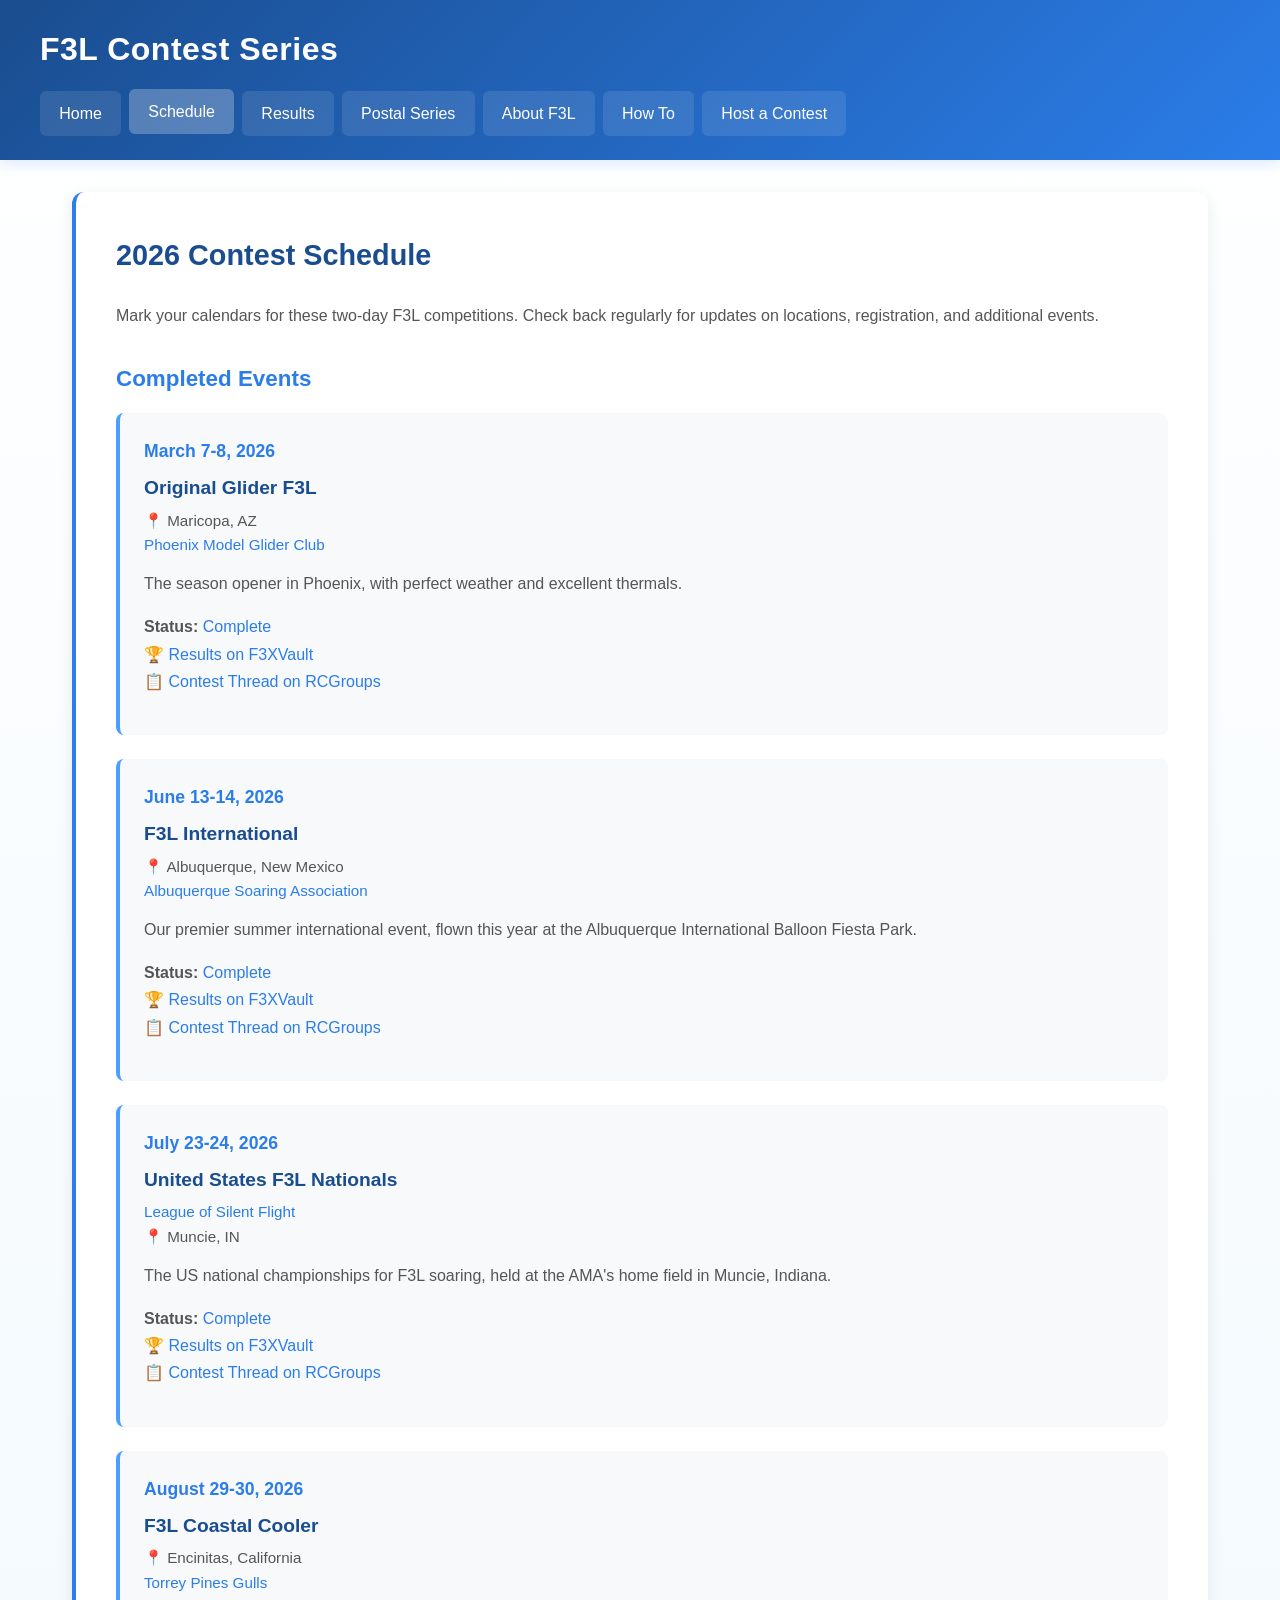
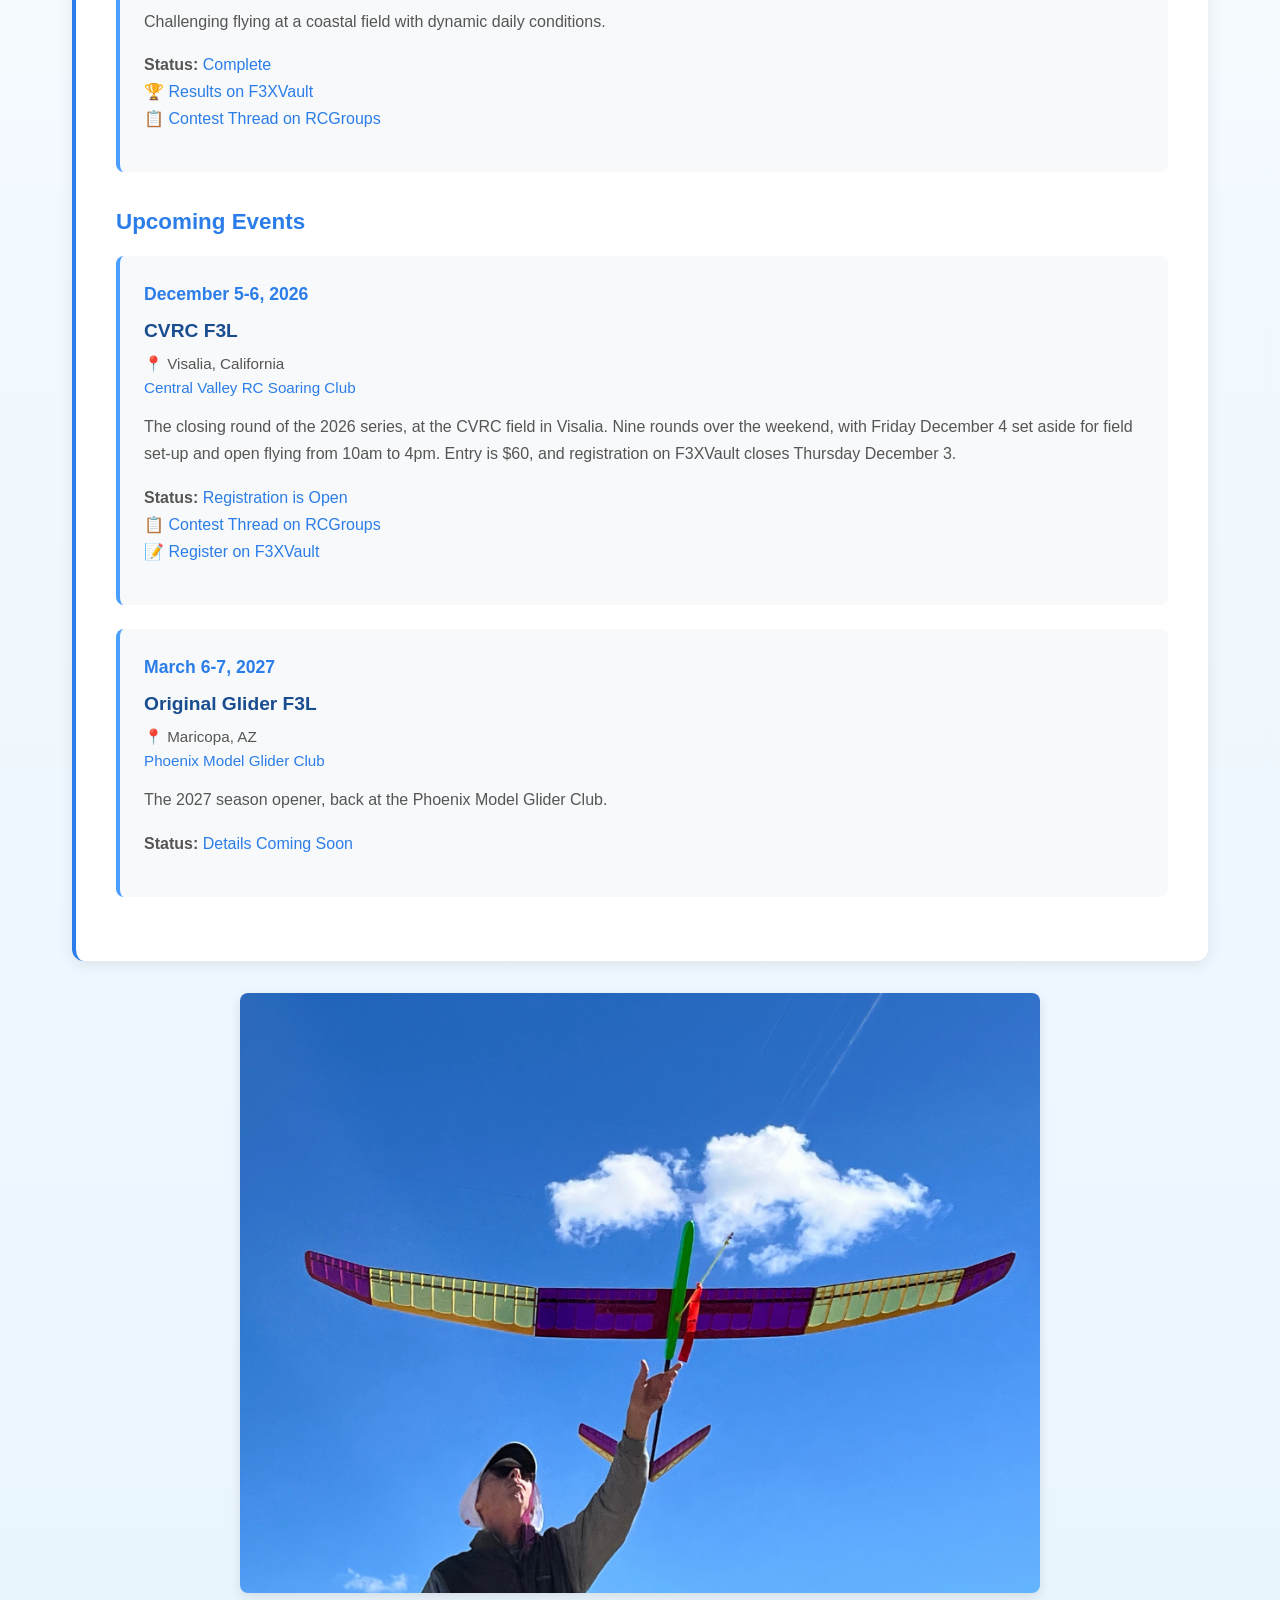
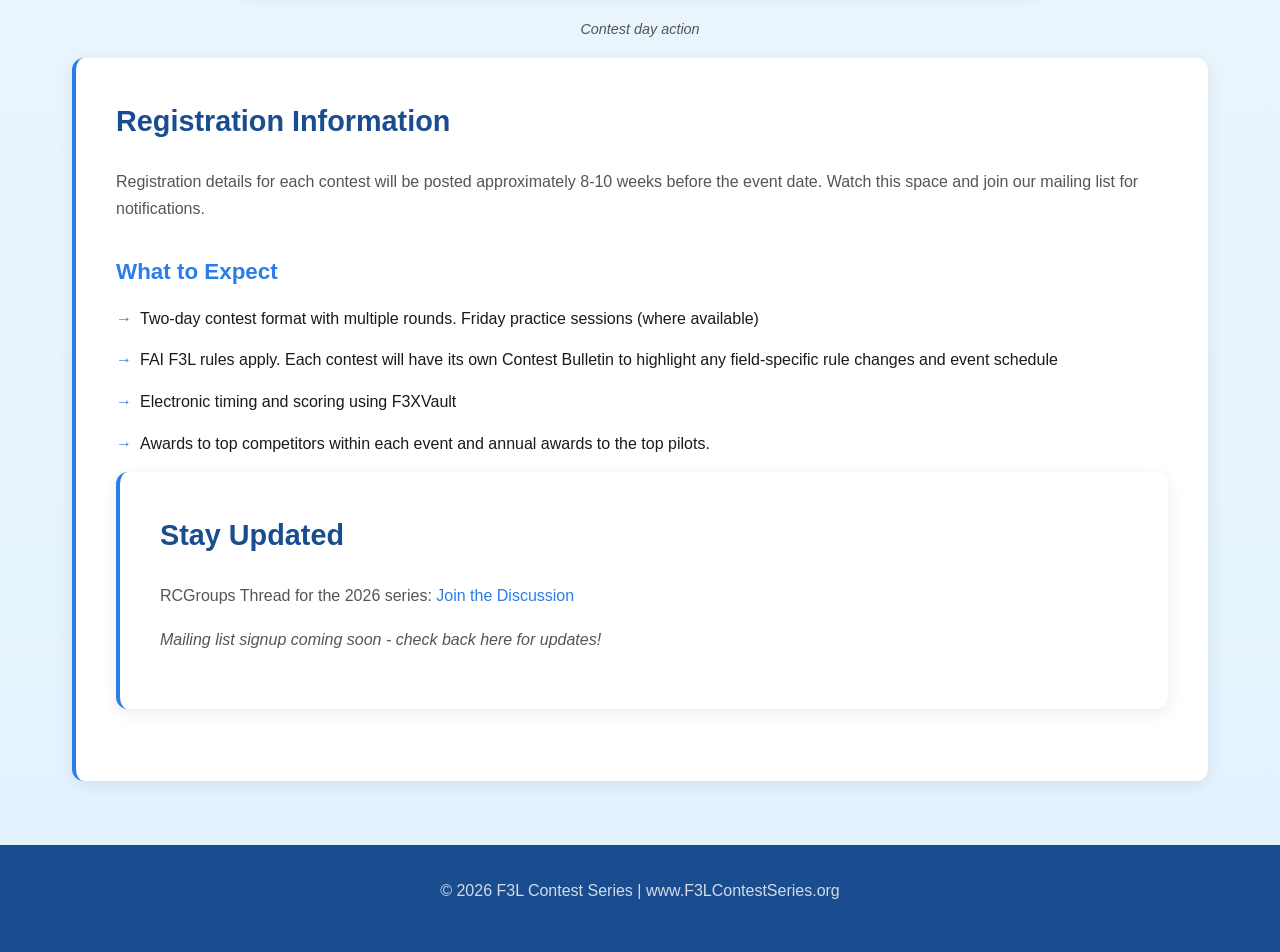
<file: schedule.html>
<!DOCTYPE html>
<html lang="en">
<head>
    <meta charset="UTF-8">
    <meta name="viewport" content="width=device-width, initial-scale=1.0">
    <title>Schedule - F3L Contest Series</title>
    <link rel="stylesheet" href="styles.css">
</head>
<body>
    <header>
        <div class="header-content">
            <h1>F3L Contest Series</h1>
            <nav>
                <ul>
                    <li><a href="index.html">Home</a></li>
                    <li><a href="schedule.html" class="active">Schedule</a></li>
                    <li><a href="results.html">Results</a></li>
                    <li><a href="postal.html">Postal Series</a></li>
                    <li><a href="about.html">About F3L</a></li>
                    <li><a href="howto.html">How To</a></li>
                    <li><a href="host.html">Host a Contest</a></li>
                </ul>
            </nav>
        </div>
    </header>

    <main>
        <div class="content-card">
            <h2>2026 Contest Schedule</h2>
            <p>Mark your calendars for these two-day F3L competitions. Check back regularly for updates on locations, registration, and additional events.</p>

            <h3>Completed Events</h3>

            <div class="event-card">
                <div class="event-date">March 7-8, 2026</div>
                <div class="event-title">Original Glider F3L</div>
                <div class="event-location">📍 Maricopa, AZ</div>
                <div class="event-location"><a href="https://www.phoenixmodelgliderclub.net/" target="_blank" rel="noopener">Phoenix Model Glider Club</a></div>
                <p style="margin-top: 0.8rem; color: #555;">
                    The season opener in Phoenix, with perfect weather and excellent thermals.
                </p>
                <p style="margin-top: 0.5rem;">
                    <strong>Status:</strong> <span style="color: #2b7de9;">Complete</span><br>
                    <a href="https://www.f3xvault.com/?action=event&function=event_view&event_id=4162" target="_blank" rel="noopener">🏆 Results on F3XVault</a><br>
                    <a href="https://www.rcgroups.com/forums/showthread.php?4841963-2026-OG-F3L-Phoenix-Model-Glider-Club&perpage=50" target="_blank" rel="noopener">📋 Contest Thread on RCGroups</a>
                </p>
            </div>

            <div class="event-card">
                <div class="event-date">June 13-14, 2026</div>
                <div class="event-title">F3L International</div>
                <div class="event-location">📍 Albuquerque, New Mexico</div>
                <div class="event-location"><a href="http://www.soarabq.org/" target="_blank" rel="noopener">Albuquerque Soaring Association</a></div>
                <p style="margin-top: 0.8rem; color: #555;">
                    Our premier summer international event, flown this year at the Albuquerque International Balloon Fiesta Park.
                </p>
                <p style="margin-top: 0.5rem;">
                    <strong>Status:</strong> <span style="color: #2b7de9;">Complete</span><br>
                    <a href="https://www.f3xvault.com/?action=event&function=event_view&event_id=4338" target="_blank" rel="noopener">🏆 Results on F3XVault</a><br>
                    <a href="https://www.rcgroups.com/forums/showthread.php?4889345-2026-F3L-International" target="_blank" rel="noopener">📋 Contest Thread on RCGroups</a>
                </p>
            </div>

            <div class="event-card">
                <div class="event-date">July 23-24, 2026</div>
                <div class="event-title">United States F3L Nationals</div>
                <div class="event-location"><a href="https://www.silentflight.org/" target="_blank" rel="noopener">League of Silent Flight</a></div>
                <div class="event-location">📍 Muncie, IN</div>
                <p style="margin-top: 0.8rem; color: #555;">
                    The US national championships for F3L soaring, held at the AMA's home field in Muncie, Indiana.
                </p>
                <p style="margin-top: 0.5rem;">
                    <strong>Status:</strong> <span style="color: #2b7de9;">Complete</span><br>
                    <a href="https://www.f3xvault.com/?action=event&function=event_view&event_id=4367" target="_blank" rel="noopener">🏆 Results on F3XVault</a><br>
                    <a href="https://www.rcgroups.com/forums/showthread.php?4893823-2026-F3L-National-Championships-(Muncie-Indiana)-July-22-23&perpage=50#post54805197" target="_blank" rel="noopener">📋 Contest Thread on RCGroups</a>
                </p>
            </div>

            <div class="event-card">
                <div class="event-date">August 29-30, 2026</div>
                <div class="event-title">F3L Coastal Cooler</div>
                <div class="event-location">📍 Encinitas, California</div>
                <div class="event-location"><a href="https://www.torreypinesgulls.org/" target="_blank" rel="noopener">Torrey Pines Gulls</a></div>
                <p style="margin-top: 0.8rem; color: #555;">
                    Challenging flying at a coastal field with dynamic daily conditions.
                </p>
                <p style="margin-top: 0.5rem;">
                    <strong>Status:</strong> <span style="color: #2b7de9;">Complete</span><br>
                    <a href="https://www.f3xvault.com/?action=event&function=event_view&event_id=4157" target="_blank" rel="noopener">🏆 Results on F3XVault</a><br>
                    <a href="https://www.rcgroups.com/forums/showthread.php?4894073-2026-F3L-Coastal-Cooler-Aug-29-30-Torrey-Pines-Gulls#post54806711" target="_blank" rel="noopener">📋 Contest Thread on RCGroups</a>
                </p>
            </div>

            <h3>Upcoming Events</h3>

            <div class="event-card">
                <div class="event-date">December 5-6, 2026</div>
                <div class="event-title">CVRC F3L</div>
                <div class="event-location">📍 Visalia, California</div>
                <div class="event-location"><a href="https://cvrcsoaring.wordpress.com/" target="_blank" rel="noopener">Central Valley RC Soaring Club</a></div>
                <p style="margin-top: 0.8rem; color: #555;">
                    The closing round of the 2026 series, at the CVRC field in Visalia. Nine rounds over the weekend, with Friday December 4 set aside for field set-up and open flying from 10am to 4pm. Entry is $60, and registration on F3XVault closes Thursday December 3.
                </p>
                <p style="margin-top: 0.5rem;">
                    <strong>Status:</strong> <span style="color: #2b7de9;">Registration is Open</span><br>
                    <a href="https://www.rcgroups.com/forums/showthread.php?4943121-2026-CVRC-F3L-Visalia-CA-Dec-5th-6th" target="_blank" rel="noopener">📋 Contest Thread on RCGroups</a><br>
                    <a href="https://www.f3xvault.com/?action=event&function=event_view&event_id=4516" target="_blank" rel="noopener">📝 Register on F3XVault</a>
                </p>
            </div>

            <div class="event-card">
                <div class="event-date">March 6-7, 2027</div>
                <div class="event-title">Original Glider F3L</div>
                <div class="event-location">📍 Maricopa, AZ</div>
                <div class="event-location"><a href="https://www.phoenixmodelgliderclub.net/" target="_blank" rel="noopener">Phoenix Model Glider Club</a></div>
                <p style="margin-top: 0.8rem; color: #555;">
                    The 2027 season opener, back at the Phoenix Model Glider Club.
                </p>
                <p style="margin-top: 0.5rem;">
                    <strong>Status:</strong> <span style="color: #2b7de9;">Details Coming Soon</span>
                </p>
            </div>
        </div>

        <img src="assets/launch_2.JPG" alt="F3L launch at a contest" class="content-image">
        <p class="image-caption">Contest day action</p>

        <div class="content-card">
            <h2>Registration Information</h2>
            <p>Registration details for each contest will be posted approximately 8-10 weeks before the event date. Watch this space and join our mailing list for notifications.</p>
            
            <h3>What to Expect</h3>
            <ul class="resource-list">
                <li>Two-day contest format with multiple rounds. Friday practice sessions (where available)</li>
                <li>FAI F3L rules apply. Each contest will have its own Contest Bulletin to highlight any field-specific rule changes and event schedule</li>
                <li>Electronic timing and scoring using F3XVault</li>
                <li>Awards to top competitors within each event and annual awards to the top pilots.</li>
            </ul>



 
        <div class="content-card">
            <h2>Stay Updated</h2>
            <p>RCGroups Thread for the 2026 series: <a href="https://www.rcgroups.com/forums/showthread.php?4846469-2026-F3L-Contest-Series&perpage=50#post54529531" target="_blank" rel="noopener">Join the Discussion</a></p>
            <p style="margin-top: 1rem;">
                <em>Mailing list signup coming soon - check back here for updates!</em>
            </p>
        </div>
    </main>

    <footer>
        <p>&copy; 2026 F3L Contest Series | <a href="https://www.f3lcontestseries.org" style="color: rgba(255,255,255,0.8);">www.F3LContestSeries.org</a></p>
    </footer>
</body>
</html>
</file>
<file: styles.css>
/* F3L Contest Series - Main Stylesheet */

:root {
  --sky-blue: #2b7de9;
  --deep-blue: #1a4d8f;
  --light-blue: #e3f2fd;
  --accent-blue: #4a9eff;
  --white: #ffffff;
  --off-white: #f8f9fa;
  --text-dark: #1a1a1a;
  --text-gray: #555555;
  --border-color: #d1e3f8;
  --shadow: rgba(43, 125, 233, 0.15);
}

* {
  margin: 0;
  padding: 0;
  box-sizing: border-box;
}

body {
  font-family: 'Segoe UI', Tahoma, Geneva, Verdana, sans-serif;
  line-height: 1.6;
  color: var(--text-dark);
  background: linear-gradient(to bottom, var(--white) 0%, var(--light-blue) 100%);
  min-height: 100vh;
}

/* Header & Navigation */
header {
  background: linear-gradient(135deg, var(--deep-blue) 0%, var(--sky-blue) 100%);
  color: var(--white);
  padding: 1.5rem 2rem;
  box-shadow: 0 4px 12px var(--shadow);
  position: sticky;
  top: 0;
  z-index: 1000;
}

.header-content {
  max-width: 1200px;
  margin: 0 auto;
}

h1 {
  font-size: 2rem;
  font-weight: 600;
  margin-bottom: 1rem;
  letter-spacing: 0.5px;
}

nav ul {
  list-style: none;
  display: flex;
  flex-wrap: wrap;
  gap: 0.5rem;
}

nav a {
  color: var(--white);
  text-decoration: none;
  padding: 0.6rem 1.2rem;
  border-radius: 6px;
  transition: all 0.3s ease;
  background: rgba(255, 255, 255, 0.1);
  font-weight: 500;
  display: inline-block;
}

nav a:hover,
nav a.active {
  background: rgba(255, 255, 255, 0.25);
  transform: translateY(-2px);
}

/* Banner Image */
.banner-image {
  width: 100%;
  overflow: hidden;
  max-height: 400px;
  position: relative;
}

.banner-image img {
  width: 100%;
  height: auto;
  display: block;
  object-fit: cover;
  max-height: 400px;
}

/* Main Content */
main {
  max-width: 1200px;
  margin: 2rem auto;
  padding: 0 2rem;
}

.content-card {
  background: var(--white);
  border-radius: 12px;
  padding: 2.5rem;
  margin-bottom: 2rem;
  box-shadow: 0 4px 16px rgba(0, 0, 0, 0.08);
  border-left: 4px solid var(--sky-blue);
}

h2 {
  color: var(--deep-blue);
  font-size: 1.8rem;
  margin-bottom: 1.5rem;
  font-weight: 600;
}

h3 {
  color: var(--sky-blue);
  font-size: 1.4rem;
  margin-top: 2rem;
  margin-bottom: 1rem;
  font-weight: 600;
}

p {
  margin-bottom: 1rem;
  color: var(--text-gray);
  line-height: 1.7;
}

/* Links */
a {
  color: var(--sky-blue);
  text-decoration: none;
  transition: color 0.3s ease;
}

a:hover {
  color: var(--deep-blue);
  text-decoration: underline;
}

/* Buttons & CTAs */
.btn {
  display: inline-block;
  padding: 0.8rem 1.8rem;
  background: var(--sky-blue);
  color: var(--white);
  border-radius: 8px;
  text-decoration: none;
  font-weight: 600;
  transition: all 0.3s ease;
  border: none;
  cursor: pointer;
  box-shadow: 0 4px 12px var(--shadow);
}

.btn:hover {
  background: var(--deep-blue);
  transform: translateY(-2px);
  box-shadow: 0 6px 16px var(--shadow);
  text-decoration: none;
}

.btn-secondary {
  display: inline-block;
  padding: 0.8rem 1.8rem;
  background: var(--sky-blue);
  color: var(--white);
  border-radius: 8px;
  text-decoration: none;
  font-weight: 600;
  transition: all 0.3s ease;
  border: none;
  cursor: pointer;
  box-shadow: 0 4px 12px var(--shadow);
}

.btn-secondary:hover {
  background: var(--deep-blue);
  transform: translateY(-2px);
  box-shadow: 0 6px 16px var(--shadow);
  text-decoration: none;
}

/* Event Cards */
.event-card {
  background: var(--off-white);
  border-left: 4px solid var(--accent-blue);
  padding: 1.5rem;
  margin-bottom: 1.5rem;
  border-radius: 8px;
  transition: all 0.3s ease;
}

.event-card:hover {
  background: var(--white);
  box-shadow: 0 4px 12px rgba(0, 0, 0, 0.1);
  transform: translateX(8px);
}

.event-date {
  color: var(--sky-blue);
  font-weight: 600;
  font-size: 1.1rem;
  margin-bottom: 0.5rem;
}

.event-title {
  color: var(--deep-blue);
  font-size: 1.2rem;
  font-weight: 600;
  margin-bottom: 0.3rem;
}

.event-location {
  color: var(--text-gray);
  font-size: 0.95rem;
}

/* YouTube Embeds */
.video-container {
  position: relative;
  padding-bottom: 56.25%;
  height: 0;
  overflow: hidden;
  margin: 1.5rem 0;
  border-radius: 8px;
  box-shadow: 0 4px 12px rgba(0, 0, 0, 0.1);
}

.video-container iframe {
  position: absolute;
  top: 0;
  left: 0;
  width: 100%;
  height: 100%;
  border-radius: 8px;
}

/* Resource Links */
.resource-list {
  list-style: none;
  margin: 1rem 0;
}

.resource-list li {
  margin-bottom: 1rem;
  padding-left: 1.5rem;
  position: relative;
}

.resource-list li:before {
  content: "→";
  position: absolute;
  left: 0;
  color: var(--sky-blue);
  font-weight: bold;
}

.resource-list a {
  font-weight: 500;
}

/* Download Links */
.download-link {
  display: inline-flex;
  align-items: center;
  gap: 0.5rem;
  padding: 0.8rem 1.5rem;
  background: var(--light-blue);
  color: var(--deep-blue);
  border-radius: 8px;
  margin: 0.5rem 0.5rem 0.5rem 0;
  transition: all 0.3s ease;
  font-weight: 500;
  text-decoration: none;
}

.download-link:hover {
  background: var(--sky-blue);
  color: var(--white);
  transform: translateY(-2px);
  text-decoration: none;
}

/* Tables */
table {
  width: 100%;
  border-collapse: collapse;
  margin: 1.5rem 0;
  background: var(--white);
  border-radius: 8px;
  overflow: hidden;
  box-shadow: 0 2px 8px rgba(0, 0, 0, 0.05);
}

th, td {
  padding: 1rem;
  text-align: left;
  border-bottom: 1px solid var(--border-color);
}

th {
  background: var(--light-blue);
  color: var(--deep-blue);
  font-weight: 600;
}

tr:hover {
  background: var(--off-white);
}

/* Image Placeholders */
.image-placeholder {
  background: linear-gradient(135deg, var(--light-blue) 0%, var(--white) 100%);
  border: 2px dashed var(--border-color);
  border-radius: 8px;
  padding: 3rem;
  text-align: center;
  color: var(--text-gray);
  margin: 1.5rem 0;
}

/* Hero Section */
.hero {
  background: linear-gradient(135deg, var(--deep-blue) 0%, var(--sky-blue) 100%);
  color: var(--white);
  padding: 3rem 2.5rem;
  border-radius: 12px;
  margin-bottom: 2rem;
  text-align: center;
  box-shadow: 0 8px 24px var(--shadow);
}

.hero h2 {
  color: var(--white);
  font-size: 2.5rem;
  margin-bottom: 1rem;
}

.hero p {
  color: rgba(255, 255, 255, 0.95);
  font-size: 1.2rem;
  margin-bottom: 1.5rem;
}

/* Footer */
footer {
  background: var(--deep-blue);
  color: var(--white);
  text-align: center;
  padding: 2rem;
  margin-top: 4rem;
}

footer p {
  color: rgba(255, 255, 255, 0.8);
}

/* Responsive Design */
@media (max-width: 768px) {
  header {
    padding: 1rem;
  }

  h1 {
    font-size: 1.5rem;
  }

  nav ul {
    gap: 0.3rem;
  }

  nav a {
    padding: 0.5rem 0.8rem;
    font-size: 0.9rem;
  }

  main {
    padding: 0 1rem;
  }

  .content-card {
    padding: 1.5rem;
  }

  h2 {
    font-size: 1.5rem;
  }

  h3 {
    font-size: 1.2rem;
  }

  .hero {
    padding: 2rem 1.5rem;
  }

  .hero h2 {
    font-size: 1.8rem;
  }

  .hero p {
    font-size: 1rem;
  }

  table {
    font-size: 0.9rem;
  }

  th, td {
    padding: 0.7rem;
  }
}

@media (max-width: 480px) {
  nav ul {
    flex-direction: column;
  }

  nav a {
    text-align: center;
    width: 100%;
  }

  .event-card:hover {
    transform: translateX(0);
  }
}

/* Tabs for Results Page */
.tabs {
  display: flex;
  gap: 0.5rem;
  margin-bottom: 1.5rem;
  border-bottom: 2px solid var(--border-color);
}

.tab-button {
  padding: 0.8rem 1.5rem;
  background: transparent;
  color: var(--text-gray);
  border: none;
  border-bottom: 3px solid transparent;
  cursor: pointer;
  font-size: 1rem;
  font-weight: 600;
  transition: all 0.3s ease;
}

.tab-button:hover {
  color: var(--sky-blue);
}

.tab-button.active {
  color: var(--deep-blue);
  border-bottom-color: var(--sky-blue);
}

.tab-content {
  display: none;
}

.tab-content.active {
  display: block;
}

.standings-iframe {
  width: 100%;
  height: 800px;
  border: 1px solid var(--border-color);
  border-radius: 8px;
  background: var(--white);
}

/* Content Images */
.content-image {
  width: 100%;
  max-width: 800px;
  height: auto;
  border-radius: 8px;
  box-shadow: 0 4px 12px rgba(0, 0, 0, 0.1);
  margin: 1.5rem auto;
  display: block;
}

.content-image-small {
  width: 100%;
  max-width: 500px;
  height: auto;
  border-radius: 8px;
  box-shadow: 0 4px 12px rgba(0, 0, 0, 0.1);
  margin: 1.5rem auto;
  display: block;
}

.image-caption {
  text-align: center;
  font-style: italic;
  color: var(--text-gray);
  font-size: 0.9rem;
  margin-top: 0.5rem;
}

.image-grid {
  display: grid;
  grid-template-columns: repeat(auto-fit, minmax(300px, 1fr));
  gap: 1.5rem;
  margin: 1.5rem 0;
}

.image-grid img {
  width: 100%;
  height: 250px;
  object-fit: cover;
  border-radius: 8px;
  box-shadow: 0 4px 12px rgba(0, 0, 0, 0.1);
}

@media (max-width: 768px) {
  .tabs {
    flex-direction: column;
    gap: 0;
  }
  
  .image-grid {
    grid-template-columns: 1fr;
  }
}

  .tab-button {
    width: 100%;
    text-align: left;
    border-bottom: 1px solid var(--border-color);
  }

  .tab-button.active {
    background: var(--light-blue);
    border-left: 4px solid var(--sky-blue);
  }

  .standings-iframe {
    height: 600px;
  }
}
</file>
